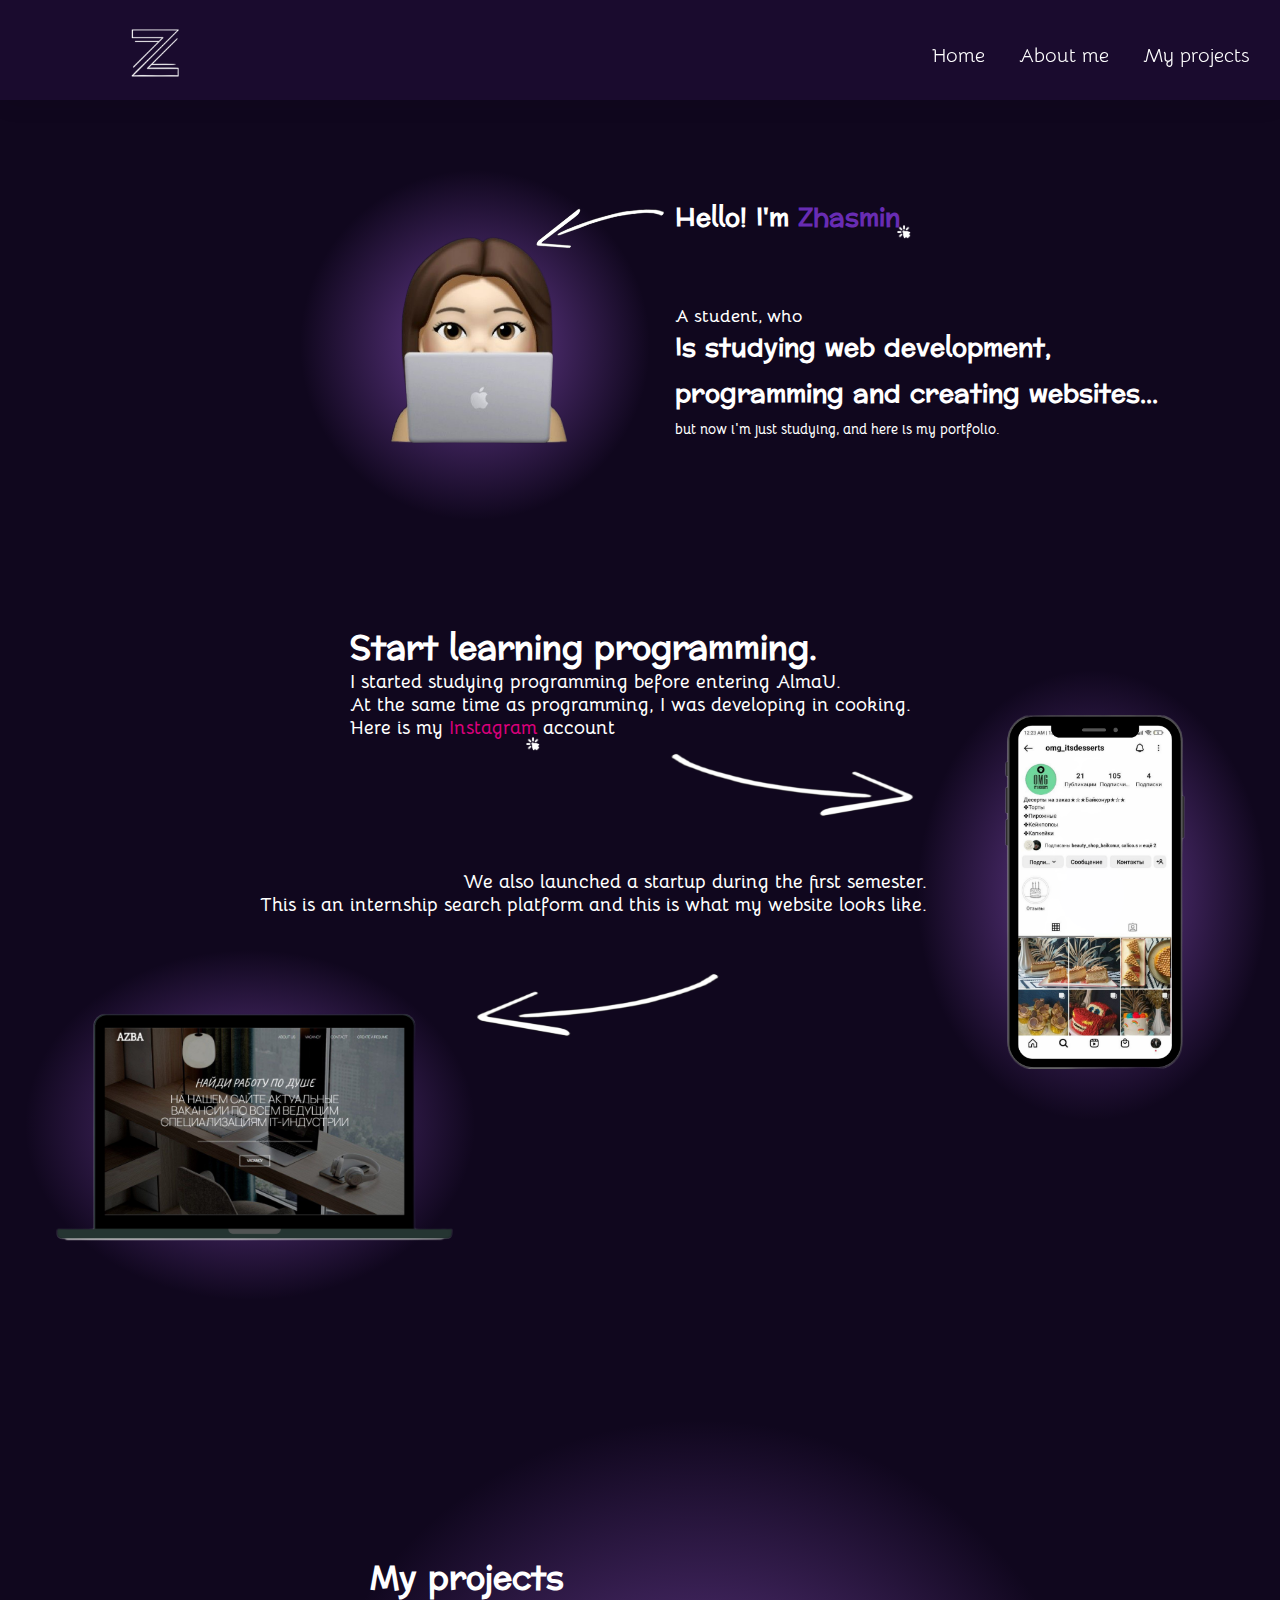
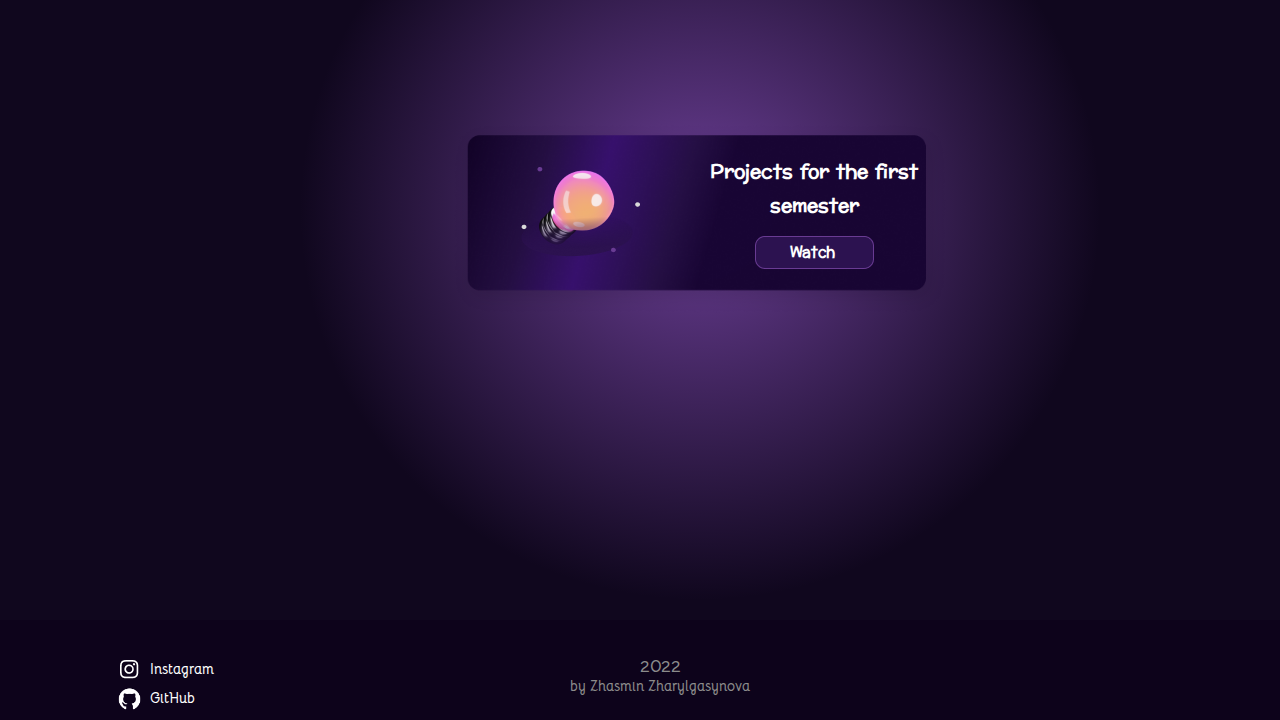
<file: Сессия WEB/index.html>
<!DOCTYPE html>
<html lang="en">
<head>
    <meta charset="UTF-8">
    <meta http-equiv="X-UA-Compatible" content="IE=edge">
    <meta name="viewport" content="width=device-width, initial-scale=1.0">
    <link rel="preconnect" href="https://fonts.googleapis.com">
    <link rel="preconnect" href="https://fonts.gstatic.com" crossorigin>
    <link href="https://fonts.googleapis.com/css2?family=Bellota:ital,wght@0,400;0,700;1,300&family=Preahvihear&display=swap" rel="stylesheet">
    <link rel="stylesheet" href="css/style.css">
    <title>Portpholio</title>
    <script type="text/javascript" src="https://ajax.googleapis.com/ajax/libs/jquery/1.10.1/jquery.min.js"></script>

</head>
<body>
    <div id="site">
 
        <script type="text/javascript">
            $(document).ready(function(){
            $("#header").on("click","a", function (event) {
                event.preventDefault();
                var id  = $(this).attr('href'),
                    top = $(id).offset().top;
                $('body,html').animate({scrollTop: top}, 1500);
            });
        });
        </script>

        <div id="header">
            <ul>
                <li><img id="logo" src="image/Logo.png"</li>
                <li id="home"><a href="#Prtfl">Home</a></li>
                <li id="adout1"><a href="#about">About me</a></li>
                <li id="progects"><a href="#project">My projects</a></li>
            </ul>
        </div>

        <div id="Prtfl">
            <div id="gradient" class="gr1"></div>
            <img id="me" src="image/008668f9497a930c366c9a2c1b816991 (1).png" alt="">
            <img id="arrow" src="image/strelka — копия.png" alt="">
            <h2 id="text1" class="title">Hello! I'm <span><a class="i" href="https://instagram.com/____z.h.a.s.i.k?igshid=Yzg5MTU1MDY=" >Zhasmin</a></span></h2>
            <img id="click2" src="image/icons/icon-park-solid_click.png" alt=""> 
            <h3 id="text11" class="std">A student, who</h4>
            <h1 id="text2" class="title"><p>Is studying web development,</p> 
                                    <p>programming and creating websites...</p></h1>
            <h4 id="text111" class="subtitle2">but now i'm just studying, and here is my portfolio.</h4>
        </div>
        <div id="about">
            <h1 id="text3"><p>Start learning programming.</p></h1>
            <h3 id="text4"><p>I started studying programming before entering AlmaU.</p>
                        <p>At the same time as programming, I was developing in cooking.</p>
                        <p>Here is my <a id="inst2" href="https://instagram.com/omg_itsdesserts?igshid=Yzg5MTU1MDY=">Instagram</a> account</p></h3>
                <img id="click" src="image/icons/icon-park-solid_click.png" alt="">       
            <div id="gradient" class="gr2"></div>
            <img id="phone" src="image/phone.png" alt="">
            <img id="arrow2" src="image/strelka.png" alt="">
            <h3 id="text5" ><p align="right">We also launched a startup during the first semester.</p><p align="right"> This is an internship search platform and this is what my website looks like.</p></h3>
            <img id="arrow3" src="image/strelka — копия1.png" alt=""> 
            <div id="gradient" class="gr3"></div>
            <img id="laptop" src="image/laptop.png" alt="">
        </div>

        <div id="project">
                <div id="gradient" class="gr4"></div>
                <h1 id="prj_text">My projects</h1>
                <div id="btn">
                    <img id="btn_wall" src="image/projecct button/Rectangle 983.png">
                    <img id="btn_lamp"  class="anim_btn" src="image/projecct button/Group 1935.png">
                    <h3 id="btn-text">Projects for the first <p align="center">semester</p></h3>
                    <div id="btn_m">
                        <img id="btn_mini" src="image/projecct button/Rectangle 977.png">
                        <h4 class="btn_tt"><a href="index2.html">Watch</a></h4>
                    </div>
                    
                </div>
        </div>
        <div id="end">
            <h5 class="text1"><p>2022</p><p class="by">by Zhasmin Zharylgasynova</p></h5>
            <h5 id="inst-text">Instagram</h5>
            <a href="https://instagram.com/____z.h.a.s.i.k?igshid=Yzg5MTU1MDY="><img id="inst" src="image/icons/Vector.png"></a>

            <h5 id="git_text">GitHub</h5>
            <a href="https://github.com/zhasminkass"><img id="git" src="image/icons/github (1).png"></a>
        </div>
    </div>

</body>
</html>
</file>
<file: Сессия WEB/calculator.html>
<!DOCTYPE html>
<html lang="en">
<head>
    <meta charset="UTF-8">
    <meta http-equiv="X-UA-Compatible" content="IE=edge">
    <meta name="viewport" content="width=device-width, initial-scale=1.0">
    <title>Document</title>
    <link rel="stylesheet" href="calc/main.css">
</head>
<body>
    <div class="wall"></div>
        <div class="n1">
            <input type = number class="n3_1" id="num1" />
        </div>

        <div class="n2" id="operator_btns">
            <p><button class="" id="plus" onclick="op='+'">+</button></p>
            <p><button class="" id="minus" onclick="op='-'">-</button></p>
            <p><button class="" id="times" onclick="op='*'">x</button></p>
            <p><button class="" id="divide" onclick="op='/'">:</button></p>
        </div>

        <div class="n3">
            <input type = number class="n3" id="num2" />
        </div>

        <button class="n2_1" onclick="func()">=</button>

        
            <button class="n5" id="result"></button>
    
        

        
        
        <script src="calc/calc.js"></script>
</body>
</html>
</file>
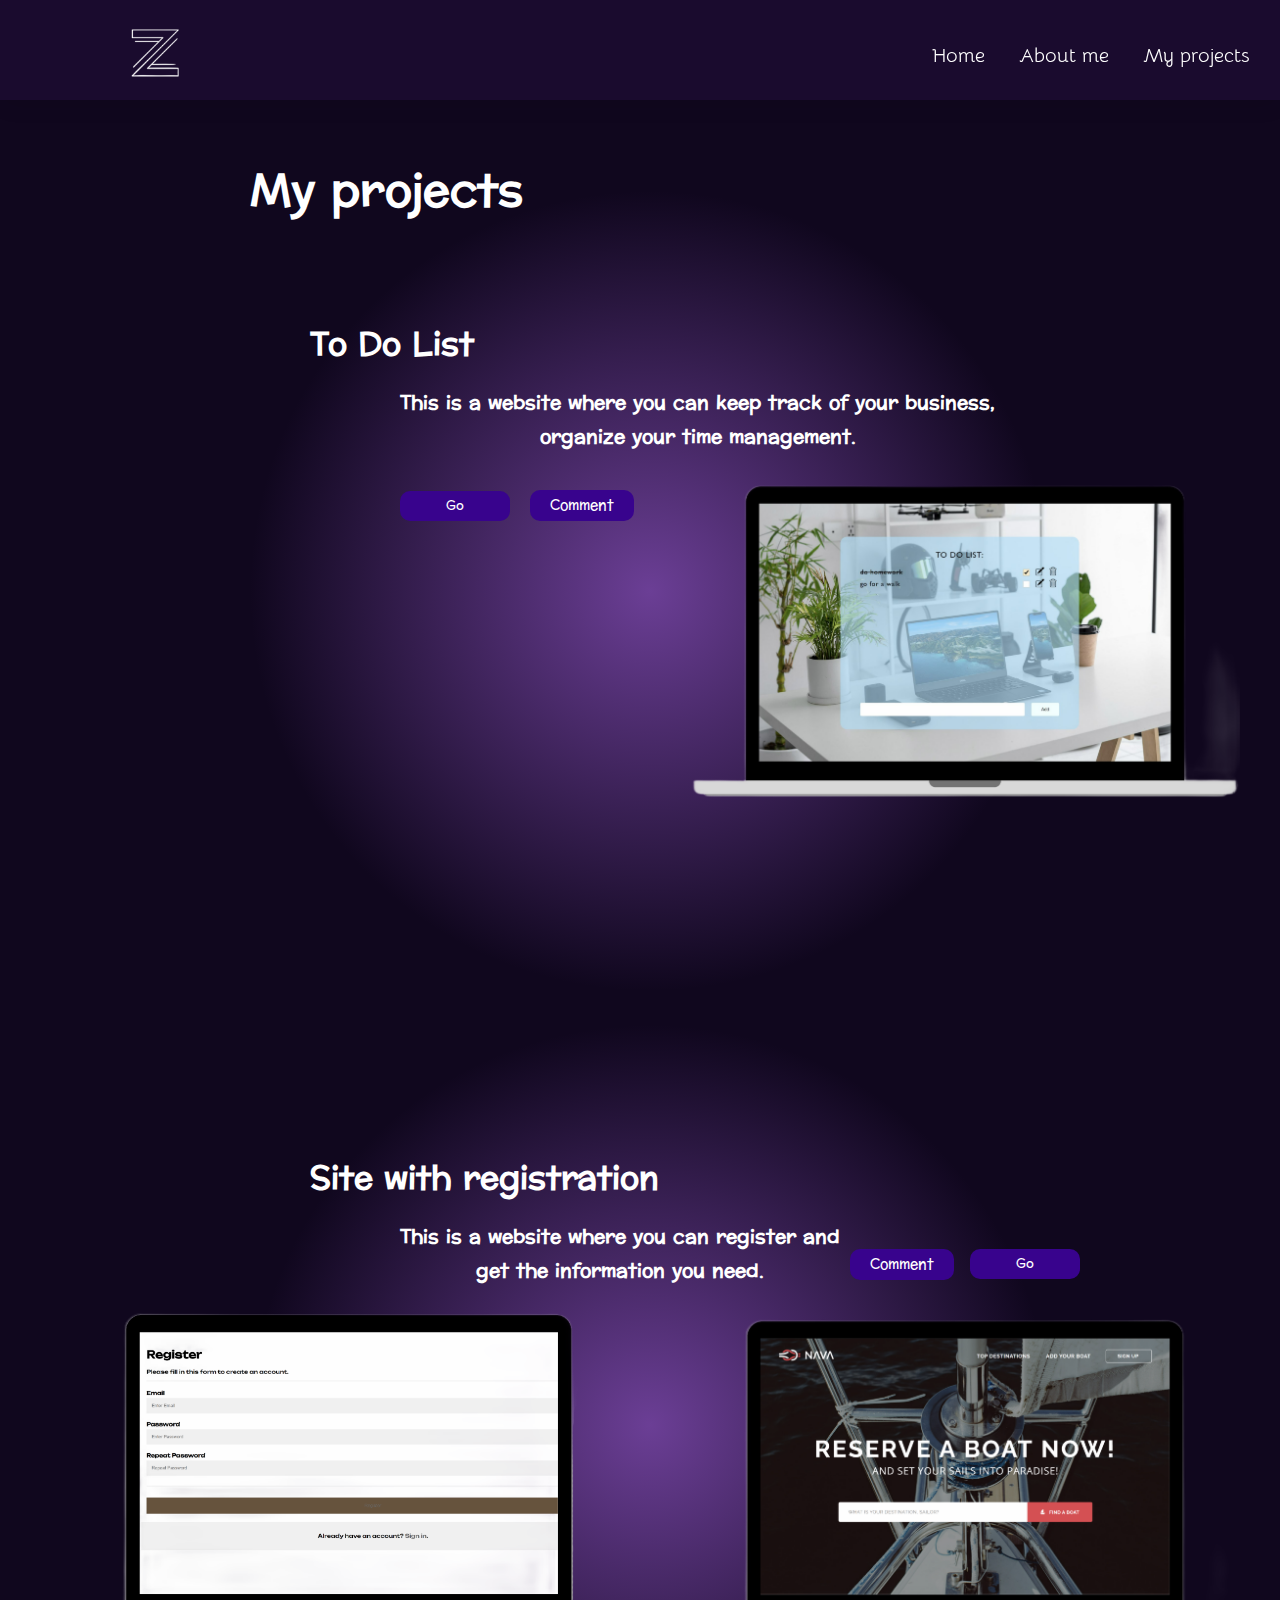
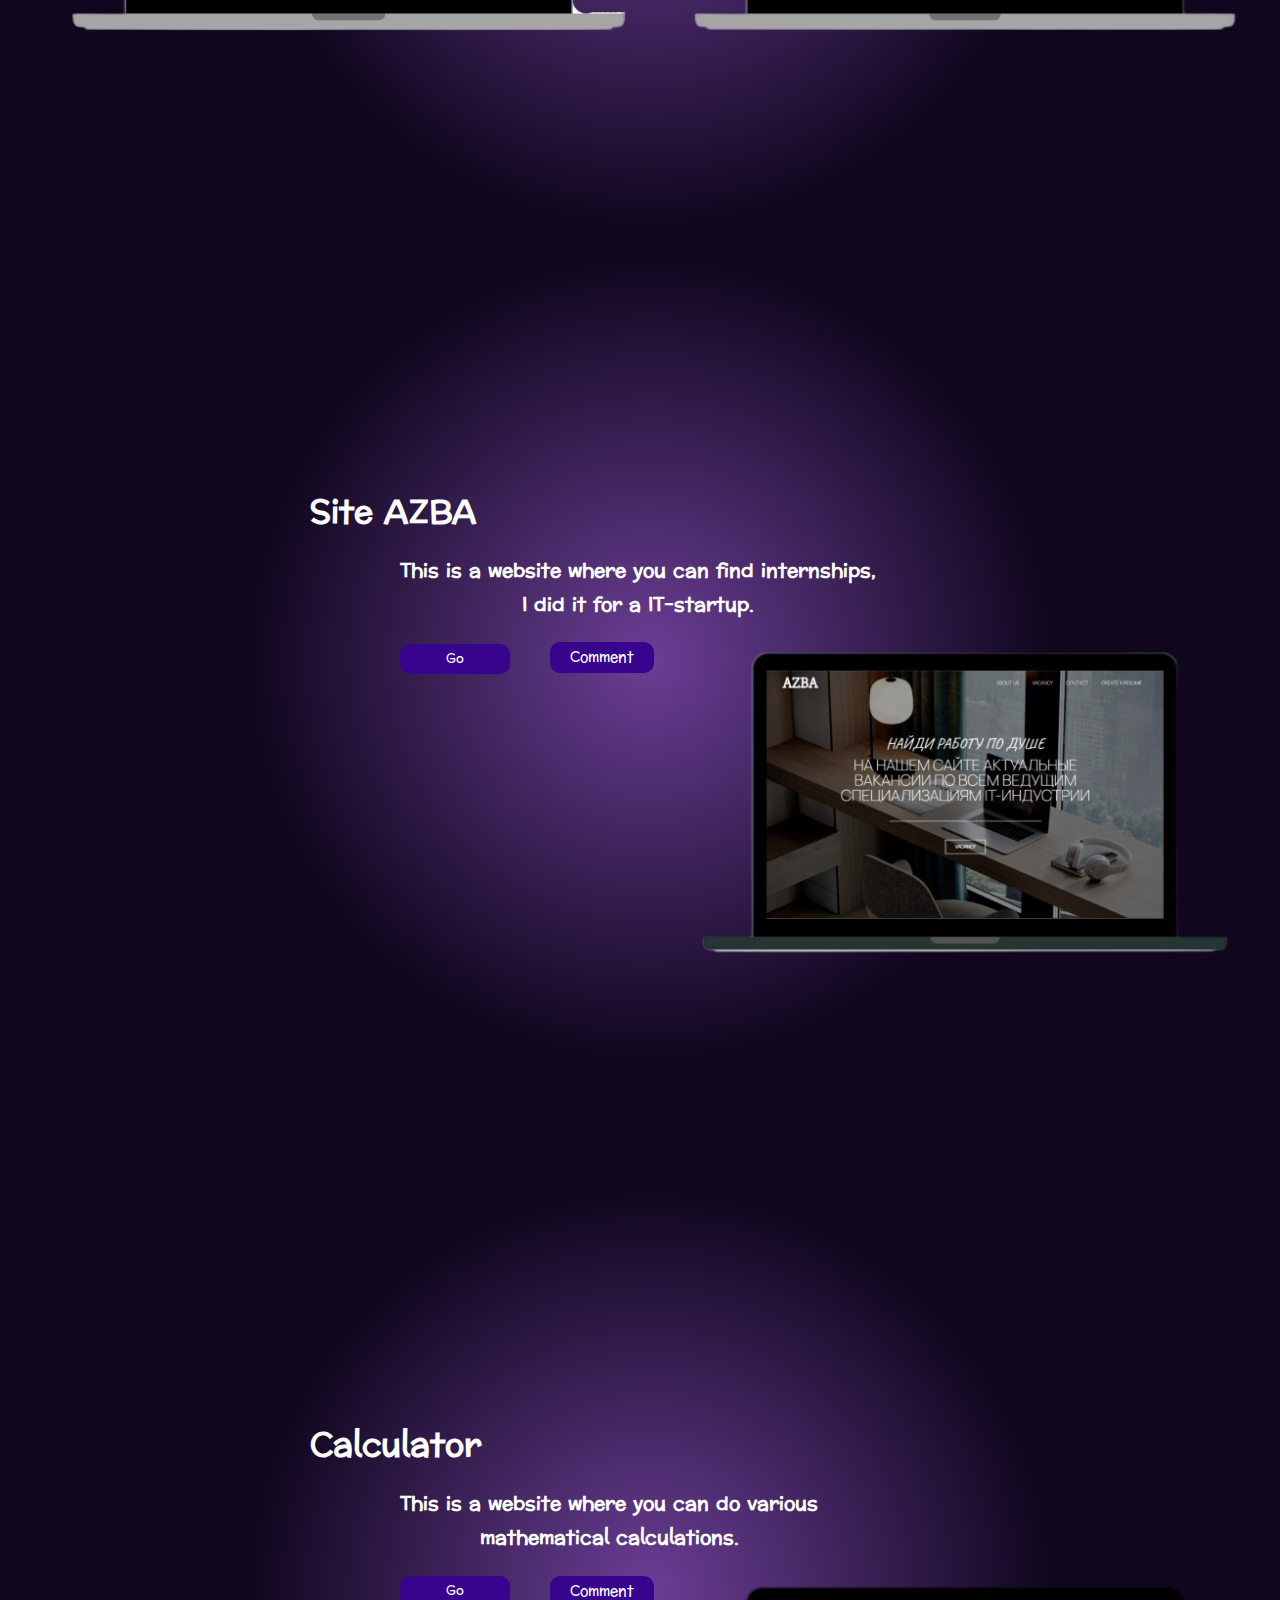
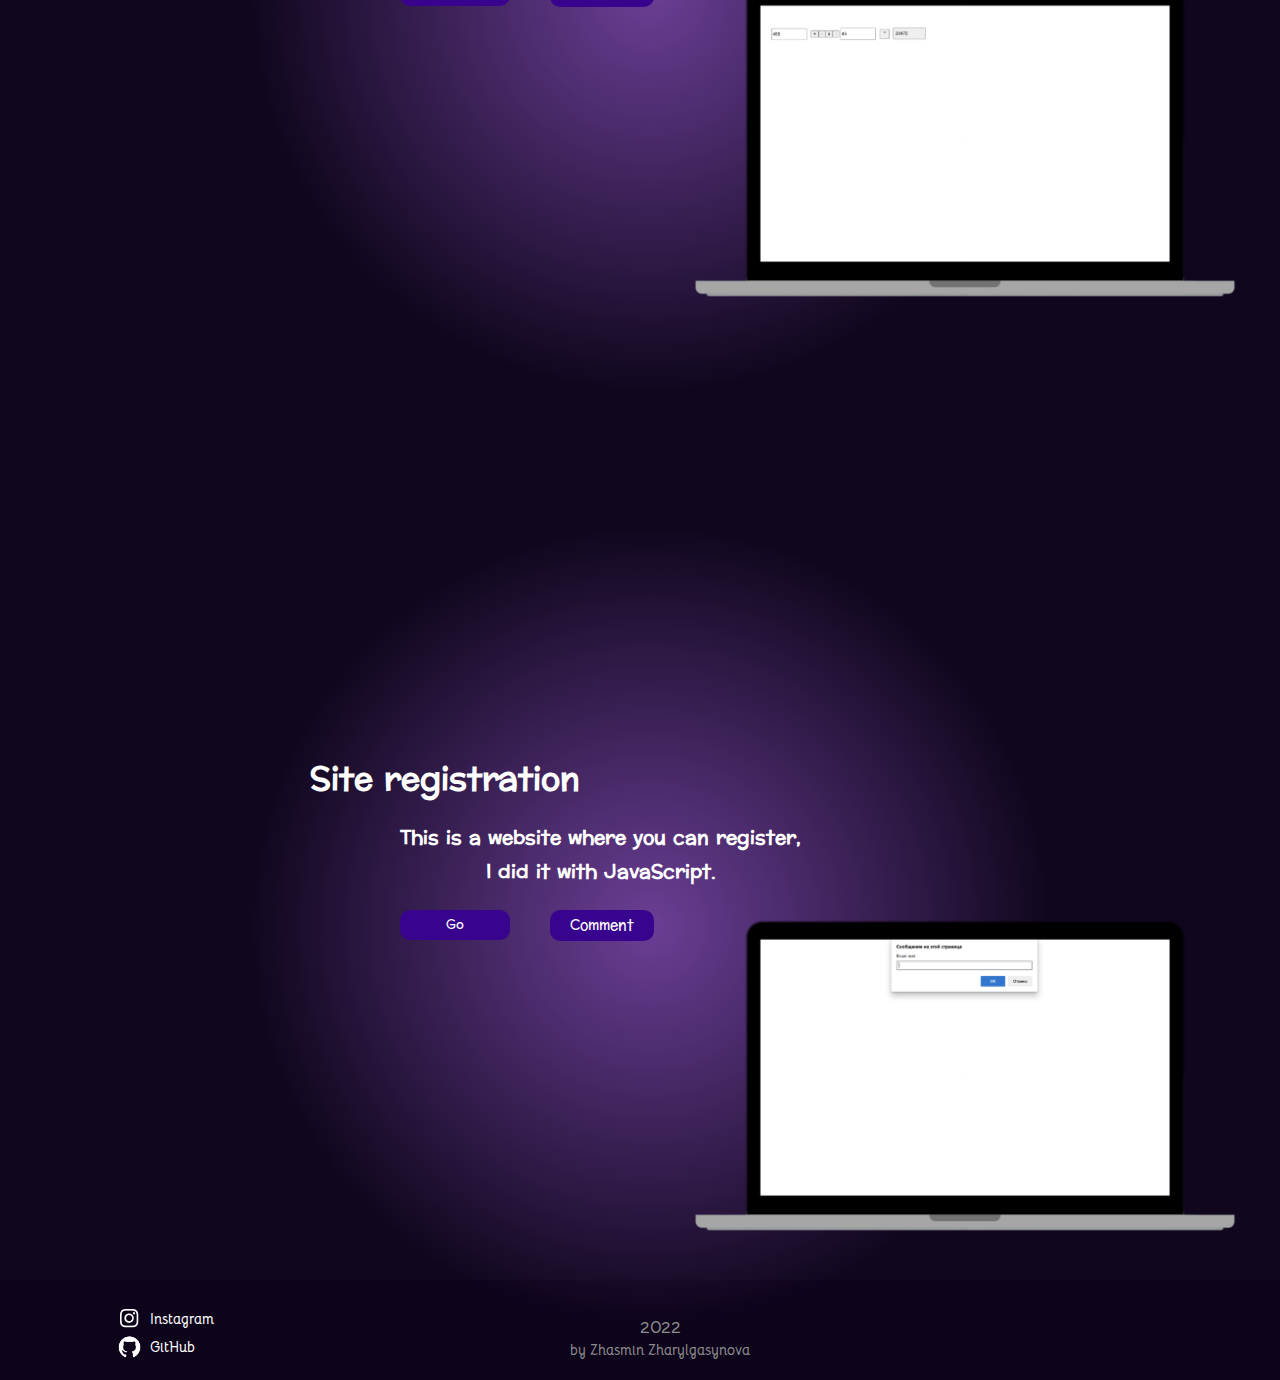
<file: Сессия WEB/index2.html>
<!DOCTYPE html>
<html lang="en">
<head>
    <meta charset="UTF-8">
    <meta http-equiv="X-UA-Compatible" content="IE=edge">
    <meta name="viewport" content="width=device-width, initial-scale=1.0">
    <link rel="preconnect" href="https://fonts.googleapis.com">
    <link rel="preconnect" href="https://fonts.gstatic.com" crossorigin>
    <link href="https://fonts.googleapis.com/css2?family=Bellota:ital,wght@0,400;0,700;1,300&family=Preahvihear&display=swap" rel="stylesheet">
    <link rel="stylesheet" href="css/style2.css">
    <script type="text/javascript" src="https://ajax.googleapis.com/ajax/libs/jquery/1.10.1/jquery.min.js"></script>
    <title>Progect</title>
</head>
<body>
    <div id="site">
        <script type="text/javascript">
            $(document).ready(function(){
            $("#header").on("click","a", function (event) {
                event.preventDefault();
                var id  = $(this).attr('href'),
                    top = $(id).offset().top;
                $('body,html').animate({scrollTop: top}, 1500);
            });
        });
        </script>

        <div id="header">
            <ul>
                <li><img id="logo" src="image/Logo.png"></li>
                <li id="home"><a href="index.html">Home</a></li>
                <li id="adout1"><a href="#about">About me</a></li>
                <li id="progects"><a href="index.html#project">My projects</a></li>
            </ul>
        </div>

        <div id="project">
            <div id="pr">
                <h1 class="title">My projects</h1>
                <div id="gradient" class="gr1"></div>
                <div id="work">
                    <h1 id="w1_1_text">To Do List</h1>
                    <h3 id="w1_2_text"><p>This is a website where you can keep track of your business,</p><p align="center">organize your time management.</p></h3>
                    <div id="w1">
                        <img id="w1_1" src="image/projects/lap.png">
                    </div>
                    <div>
                        <button class="btn_tt12"><a href="list.html">Go</a></button>
                    </div>                
                        <button class="btn_tt11" onclick="document.getElementById('id01').style.display='block'" style="width:auto;">Comment</button>

                        <div id="id01" class="modal">
                        
                        <form class="modal-content animate" action="">
                            <div class="imgcontainer">
                            <span onclick="document.getElementById('id01').style.display='none'" class="close" title="Close Modal">×</span>
                            
                            </div>

                            <div class="container">
                            <label for="uname"><b>User name</b></label>
                            <input type="text" placeholder="Enter your nickname" name="uname" required>

                            <label for="psw"><b>Comments</b></label>
                            <input type="text" placeholder="Enter the text" name="psw" required>
                                
                            <button type="submit">Send</button>
                            
                            </div>

                            <div class="container" style="background-color:rgb(56 3 141 / 34%)">
                            <button type="button" onclick="document.getElementById('id01').style.display='none'" class="cancelbtn">Cancel</button>
                            
                            </div>
                        </form>
                        </div>

                        <script>

                        var modal = document.getElementById('id01');


                        window.onclick = function(event) {
                            if (event.target == modal) {
                                modal.style.display = "none";
                            }
                        }
                        </script>


                </div>
            </div>
            <div id="pr2">
                <div id="gradient" class="gr1"></div>
                <div id="work">
                    <h1 id="w1_1_text">Site with registration</h1>
                    <h3 id="w1_2_text"><p>This is a website where you can register and</p><p align="center">get the information you need.</p></h3>
                    <div id="w1">
                        <img id="w1_1" src="image/projects/lap site.png">
                        <img  class="ww1" src="image/projects/lap reg (1).png"
                    </div>
                    <div>
                        <button class="btn_tt13"><a href="site.html">Go</a></button>
                        <button class="btn_tt113" onclick="document.getElementById('id01').style.display='block'" style="width:auto;">Comment</button>
                    </div>
                    <div id="comment">

                    </div>
                </div>
            </div>

            <div id="pr2">
                <div id="gradient" class="gr11"></div>
                <div id="work">
                    <h1 id="w1_1_text">Site AZBA</h1>
                    <h3 id="w1_2_text"><p>This is a website where you can find internships, </p><p align="center"> I did it for a IT-startup.</p></h3>
                    <div id="w1">
                        <img id="w1_1" src="image/laptop.png">
                    </div>
                    <div>
                        <button class="btn_tt14"><a href="#">Go</a></button>
                        <button class="btn_tt114" onclick="document.getElementById('id01').style.display='block'" style="width:auto;">Comment</button>
                    </div>

                        
                    </div>
                </div>
            </div> 
            <div id="pr2">
                <div id="gradient" class="gr11"></div>
                <div id="work">
                    <h1 id="w1_1_text">Calculator</h1>
                    <h3 id="w1_2_text"><p>This is a website where you can do various </p><p align="center">mathematical calculations.</p></h3>
                    <div id="w1">
                        <img id="w1_1" src="image/projects/calcu-transformed.png">
                    </div>
                    <div>
                        <button class="btn_tt15"><a href="calculator.html">Go</a></button>
                        <button class="btn_tt115" onclick="document.getElementById('id01').style.display='block'" style="width:auto;">Comment</button>
                    </div>

                        
                    </div>
                </div>
            </div>  
            <div id="pr2">
                <div id="gradient" class="gr11"></div>
                <div id="work">
                    <h1 id="w1_1_text">Site registration</h1>
                    <h3 id="w1_2_text"><p>This is a website where you can register, </p><p align="center"> I did it with JavaScript.</p></h3>
                    <div id="w1">
                        <img id="w1_1" src="image/projects/notif-transformed.png">
                    </div>
                    <div>
                        <button class="btn_tt16"><a href="indexnotific.html">Go</a></button>
                        <button class="btn_tt116" onclick="document.getElementById('id01').style.display='block'" style="width:auto;">Comment</button>
                    </div>                     
                    </div>
                </div>
            </div>                       
        </div>
        
        
        <div id="end">
            <h5 class="text1"><p>2022</p><p class="by">by Zhasmin Zharylgasynova</p></h5>
            <h5 id="inst-text">Instagram</h5>
            <a href="https://instagram.com/____z.h.a.s.i.k?igshid=Yzg5MTU1MDY="><img id="inst" src="image/icons/Vector.png"></a>

            <h5 id="git_text">GitHub</h5>
            <a href="https://github.com/zhasminkass"><img id="git" src="image/icons/github (1).png"></a>
        </div>
    </div>
</body>
</html>
</file>
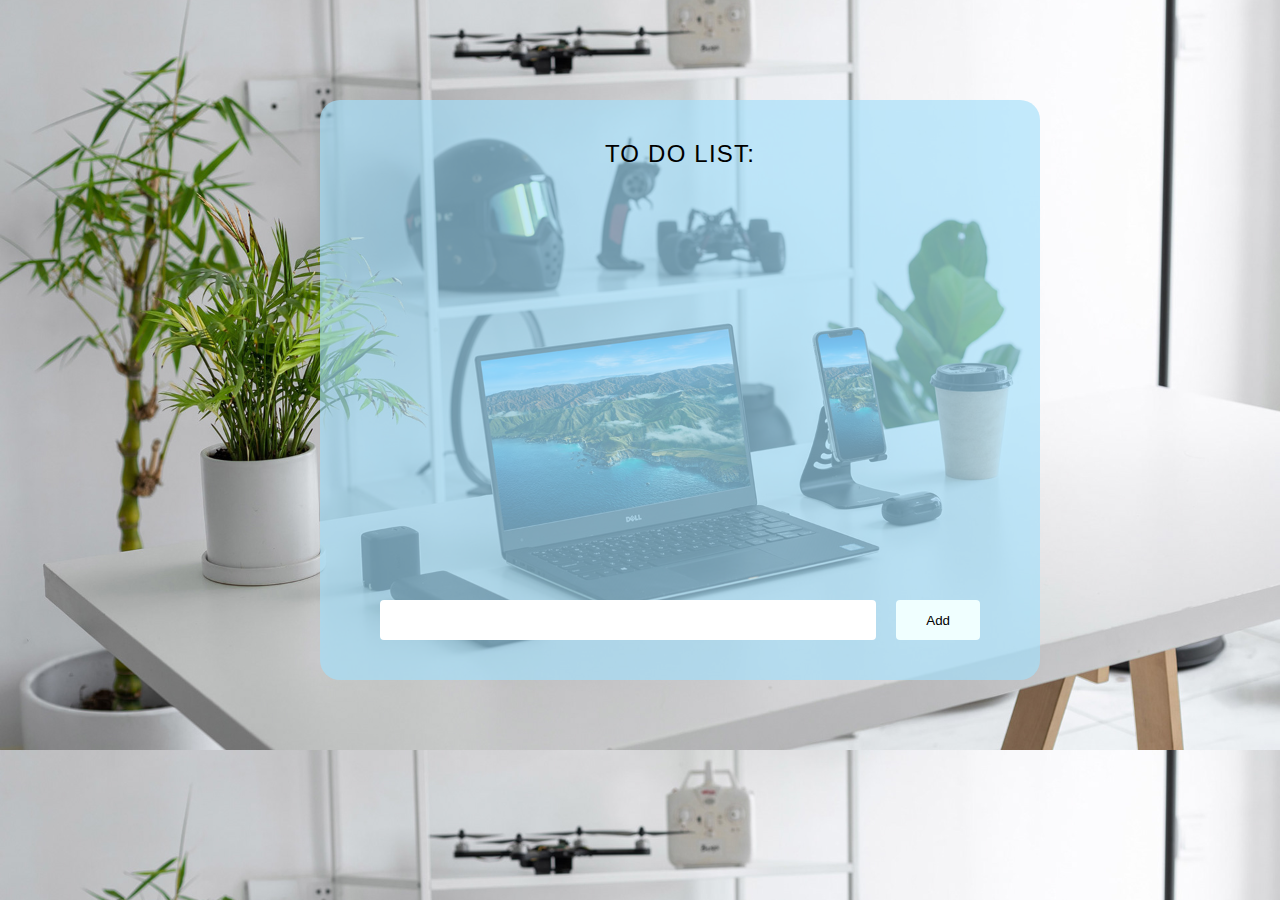
<file: Сессия WEB/list.html>
<!DOCTYPE html>
<html lang="en">
<head>
    <meta charset="UTF-8">
    <meta http-equiv="X-UA-Compatible" content="IE=edge">
    <meta name="viewport" content="width=device-width, initial-scale=1.0">
    <title>TodoList</title>
    <link rel="stylesheet" href="todolist/list.css">
</head>
<body>
    <div class="container">
        <div id="list" class="list">
            <div class="title">To do list:</div>
        </div>
        <div class="btns">
            <input id="input" class="new_task" type="text">
            <button id="addBtn">Add</button>
        </div>
    </div>
    <script src="todolist/list.js"></script>
</body>
</html>
</file>
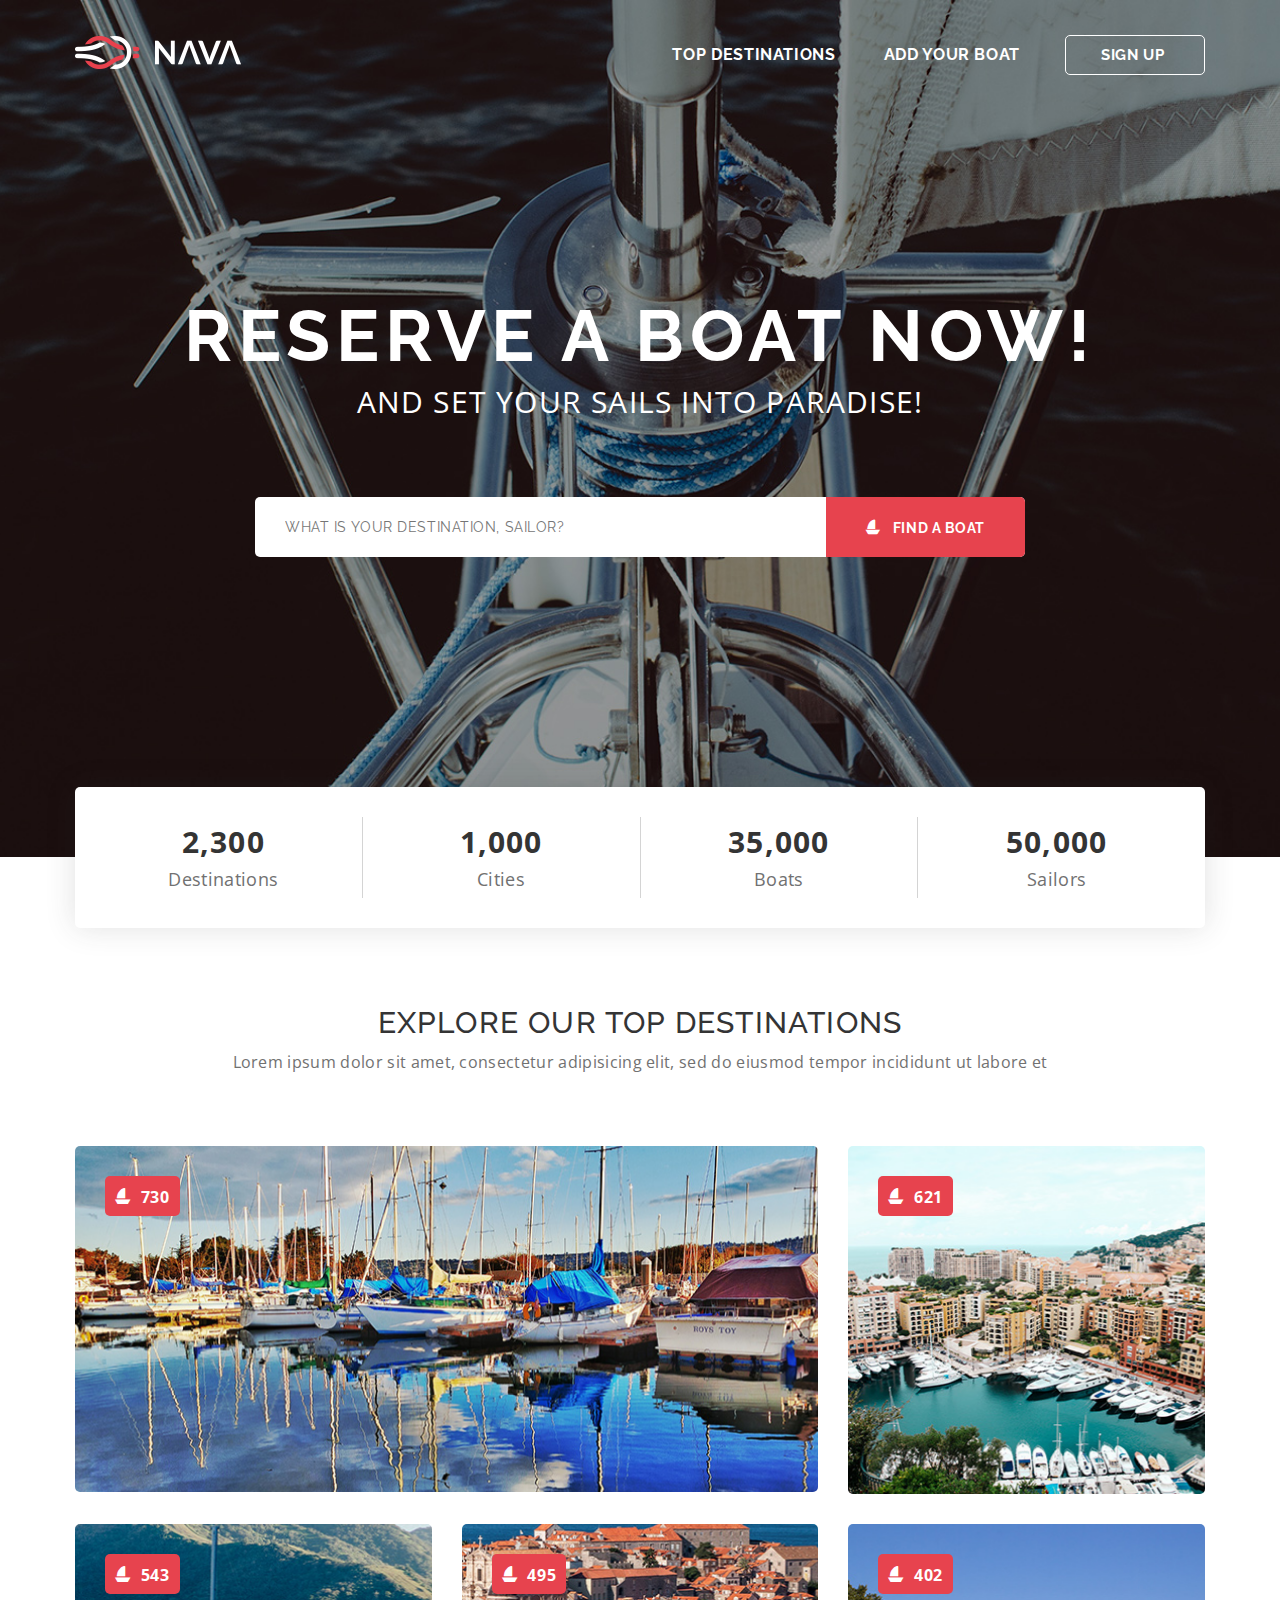
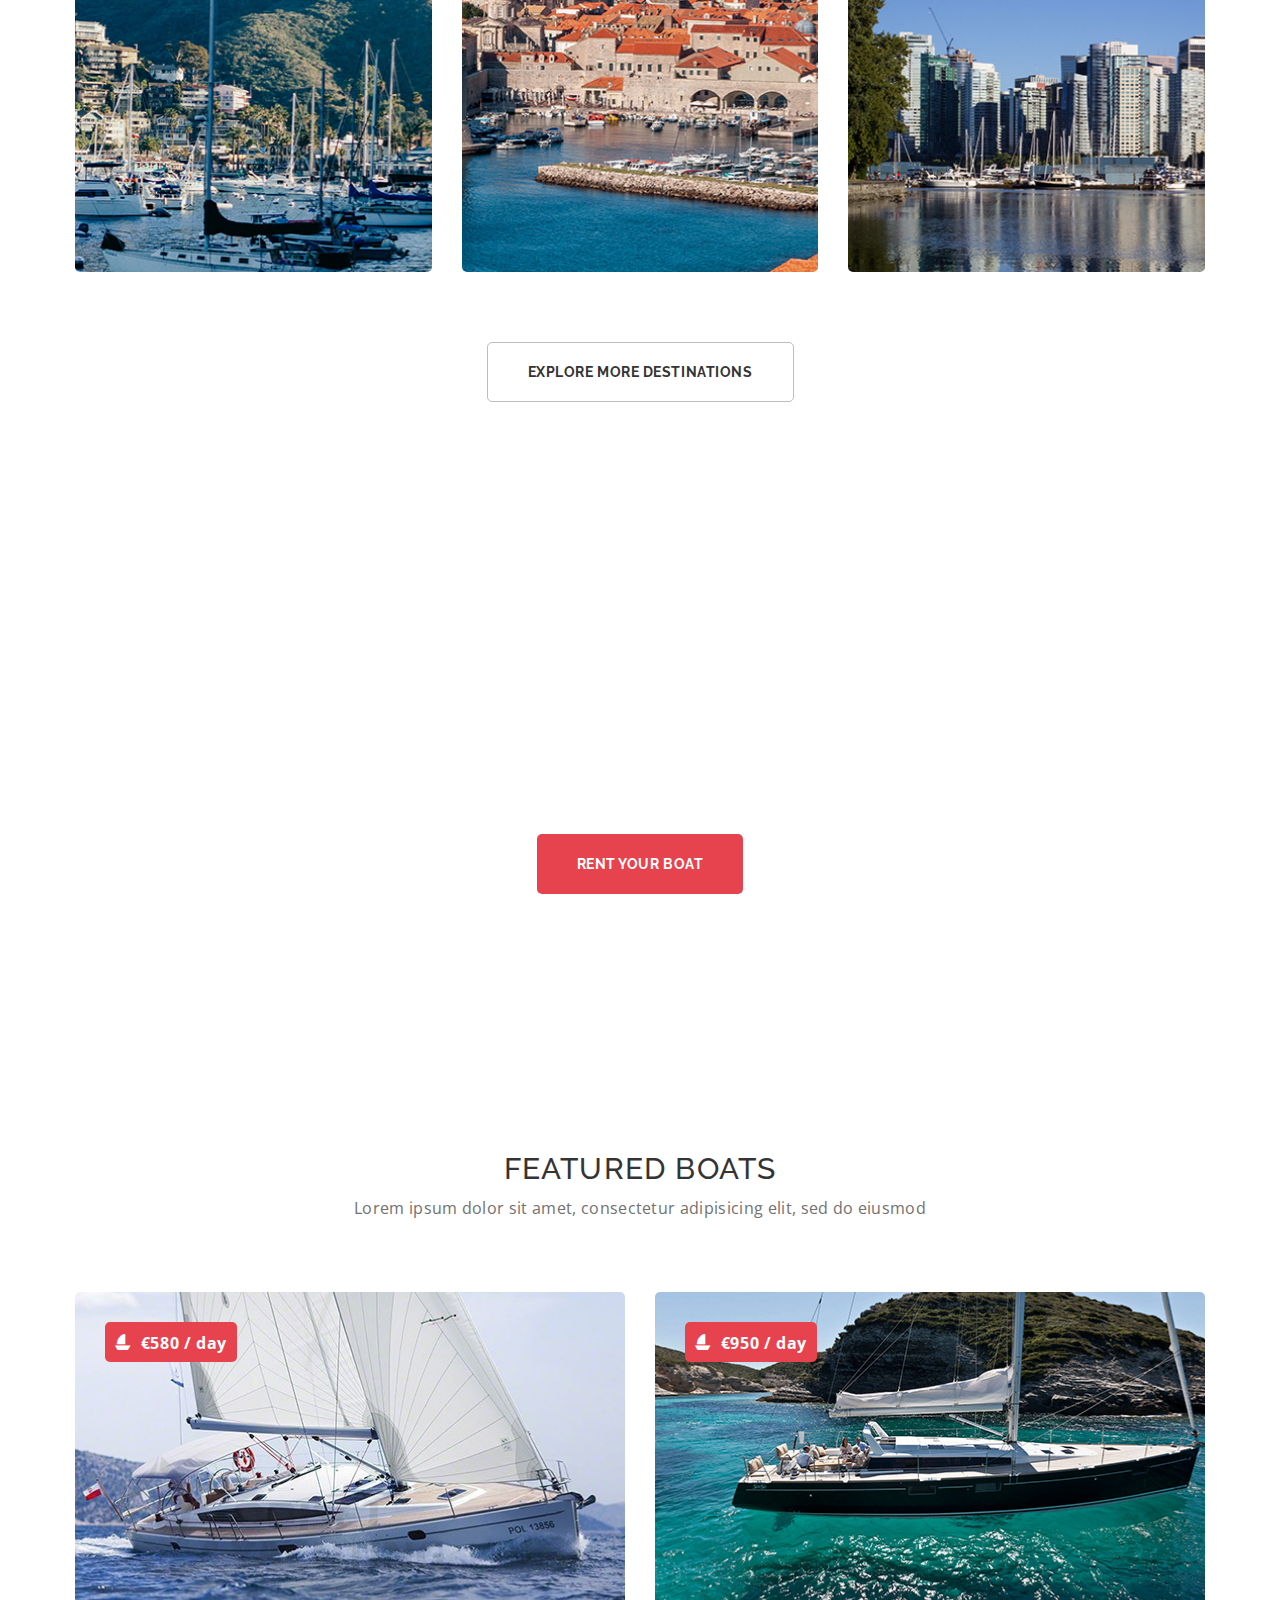
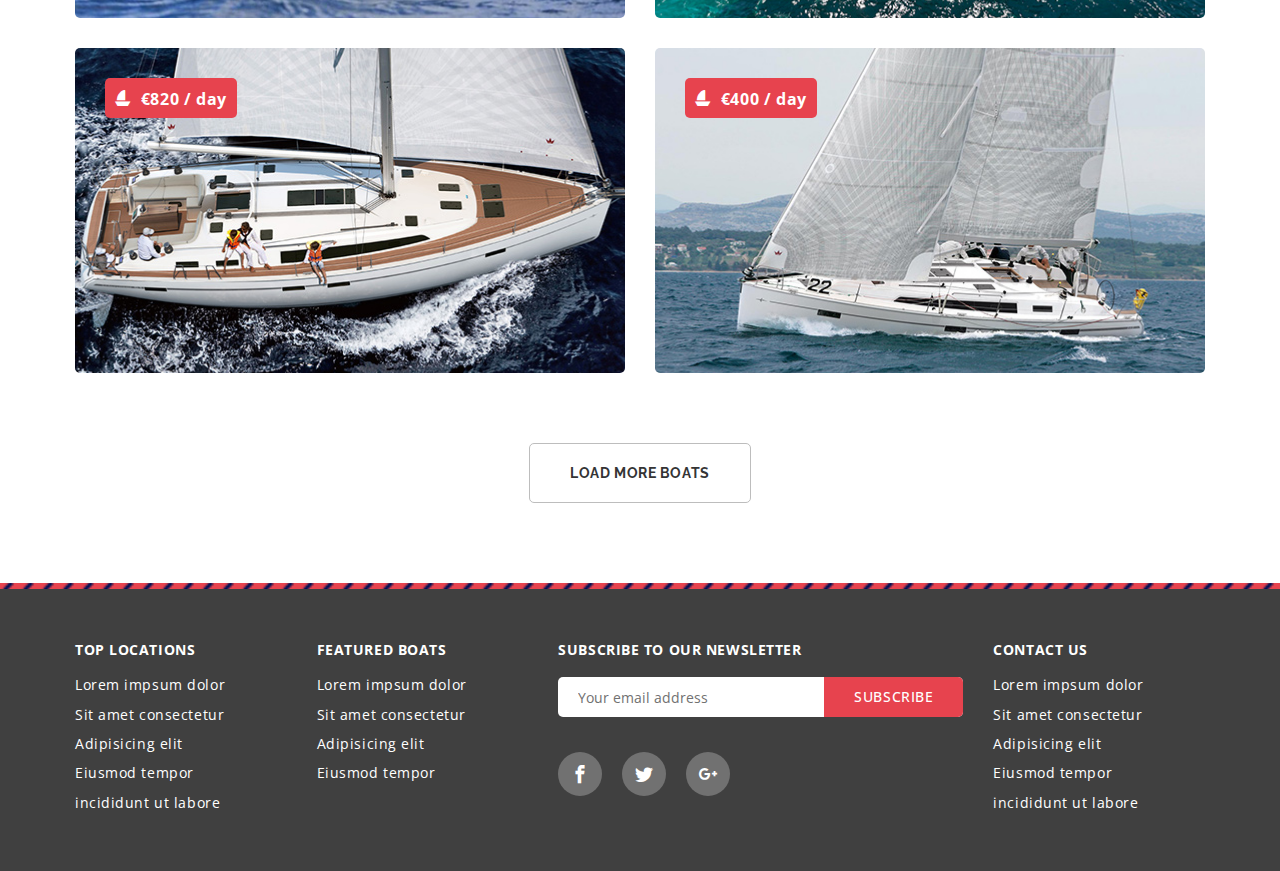
<file: Сессия WEB/site.html>
<!DOCTYPE html>
<html>
   <head>
      <title>Nava</title>
      <meta charset="utf-8">
      <meta name="description" content="Traveling HTML5 Template" />
      <meta name="author" content="Design Hooks" />
      <meta name="viewport" content="width=device-width, initial-scale=1, maximum-scale=1" />
      <link href="https://fonts.googleapis.com/css?family=Open+Sans:400,700|Raleway:400,700" rel="stylesheet" />
      <link href="img/favicon.png" type="image/x-icon" rel="shortcut icon" />
      <link href="site/css/screen.css" rel="stylesheet" >
   </head>
   <body class="home" id="page">
      <!-- Header -->
      <header class="main-header">
         <div class="container">
            <div class="header-content">
               <a href="index.html">
                  <img src="site/img/site-identity.png" alt="site identity" />
               </a>

               <nav class="site-nav">
                  <ul class="clean-list site-links">
                     <li>
                        <a href="#">Top Destinations</a>
                     </li>
                     <li>
                        <a href="#">Add your boat</a>
                     </li>
                  </ul>

                  <a href="#" class="btn btn-outlined">Sign up</a>
               </nav>
            </div>
         </div>
      </header>

      <!-- Main Content -->
      <div class="content-box">
         <!-- Hero Section -->
         <section class="section section-hero">
            <div class="hero-box">
               <div class="container">
                  <div class="hero-text align-center">
                     <h1>Reserve a boat now!</h1>
                     <p>and set your sails into paradise!</p>
                  </div>

                  <form class="destinations-form">
                     <div class="input-line">
                        <input type="text" name="destination" value="" class="form-input check-value" placeholder="WHAT IS YOUR DESTINATION, SAILOR?" />
                        <button type="button" name="destination-submit" class="form-submit btn btn-special">Find a boat</button>
                     </div>
                  </form>
               </div>
            </div>

            <!-- Statistics Box -->
            <div class="container">
               <div class="statistics-box">
                  <div class="statistics-item">
                     <span class="value">2,300</span>
                     <p class="title">Destinations</p>
                  </div>

                  <div class="statistics-item">
                     <span class="value">1,000</span>
                     <p class="title">Cities</p>
                  </div>

                  <div class="statistics-item">
                     <span class="value">35,000</span>
                     <p class="title">Boats</p>
                  </div>

                  <div class="statistics-item">
                     <span class="value">50,000</span>
                     <p class="title">Sailors</p>
                  </div>
               </div>
            </div>
         </section>

         <!-- Destinations Section -->
         <section class="section section-destination">
            <!-- Title -->
            <div class="section-title">
               <div class="container">
                  <h2 class="title">Explore our top destinations</h2>
                  <p class="sub-title">Lorem ipsum dolor sit amet, consectetur adipisicing elit, sed do eiusmod tempor incididunt ut labore et</p>
               </div>
            </div>

            <!-- Content -->
            <div class="container">
               <div class="row">
                  <div class="col-md-16 col-xs-24">
                     <div class="destination-box">
                        <div class="box-cover">
                           <a href="#">
                              <img src="site/img/destination-1.jpg" alt="destination image" />
                           </a>
                        </div>

                        <span class="boats-qty">730</span>

                        <div class="box-details">
                           <div class="box-meta">
                              <h4 class="city">Figueira da Fox</h4>
                              <p class="country">Portugal</p>
                           </div>
                        </div>
                     </div>
                  </div>

                  <div class="col-md-8 col-sm-12 col-xs-24">
                     <div class="destination-box">
                        <div class="box-cover">
                           <a href="#">
                              <img src="site/img/destination-2.jpg" alt="destination image" />
                           </a>
                        </div>

                        <span class="boats-qty">621</span>

                        <div class="box-details">
                           <div class="box-meta">
                              <h4 class="city">Ibiza</h4>
                              <p class="country">Spain</p>
                           </div>
                        </div>
                     </div>
                  </div>

                  <div class="col-md-8 col-sm-12 col-xs-24">
                     <div class="destination-box">
                        <div class="box-cover">
                           <a href="#">
                              <img src="site/img/destination-3.jpg" alt="destination image" />
                           </a>
                        </div>

                        <span class="boats-qty">543</span>

                        <div class="box-details">
                           <div class="box-meta">
                              <h4 class="city">Palma de Mallorca</h4>
                              <p class="country">Spain</p>
                           </div>
                        </div>
                     </div>
                  </div>

                  <div class="col-md-8 col-sm-12 col-xs-24">
                     <div class="destination-box">
                        <div class="box-cover">
                           <a href="#">
                              <img src="site/img/destination-4.jpg" alt="destination image" />
                           </a>
                        </div>

                        <span class="boats-qty">495</span>

                        <div class="box-details">
                           <div class="box-meta">
                              <h4 class="city">Portofino</h4>
                              <p class="country">Italy</p>
                           </div>
                        </div>
                     </div>
                  </div>

                  <div class="col-md-8 col-sm-12 col-xs-24">
                     <div class="destination-box">
                        <div class="box-cover">
                           <a href="#">
                              <img src="site/img/destination-5.jpg" alt="destination image" />
                           </a>
                        </div>

                        <span class="boats-qty">402</span>

                        <div class="box-details">
                           <div class="box-meta">
                              <h4 class="city">Port Hercules</h4>
                              <p class="country">Monaco</p>
                           </div>
                        </div>
                     </div>
                  </div>

                  <div class="load-destinations-box">
                     <div class="col-md-8 col-sm-12 col-xs-24">
                        <div class="destination-box">
                           <div class="box-cover">
                              <a href="#">
                                 <img src="site/img/destination-4.jpg" alt="destination image" />
                              </a>
                           </div>

                           <span class="boats-qty">495</span>

                           <div class="box-details">
                              <div class="box-meta">
                                 <h4 class="city">Portofino</h4>
                                 <p class="country">Italy</p>
                              </div>
                           </div>
                        </div>
                     </div>

                     <div class="col-md-8 col-sm-12 col-xs-24">
                        <div class="destination-box">
                           <div class="box-cover">
                              <a href="#">
                                 <img src="site/img/destination-5.jpg" alt="destination image" />
                              </a>
                           </div>

                           <span class="boats-qty">402</span>

                           <div class="box-details">
                              <div class="box-meta">
                                 <h4 class="city">Port Hercules</h4>
                                 <p class="country">Monaco</p>
                              </div>
                           </div>
                        </div>
                     </div>

                     <div class="col-md-8 col-sm-12 col-xs-24">
                        <div class="destination-box">
                           <div class="box-cover">
                              <a href="#">
                                 <img src="site/img/destination-3.jpg" alt="destination image" />
                              </a>
                           </div>

                           <span class="boats-qty">543</span>

                           <div class="box-details">
                              <div class="box-meta">
                                 <h4 class="city">Palma de Mallorca</h4>
                                 <p class="country">Spain</p>
                              </div>
                           </div>
                        </div>
                     </div>
                  </div>
               </div>

               <div class="align-center">
                  <a href="#" class="btn btn-default btn-load-destination"><span class="text">Explore more destinations</span><i class="icon-spinner6"></i></a>
               </div>
            </div>
         </section>

         <!-- Parallax Box -->
         <div class="parallax-box">
            <div class="container">
               <div class="text align-center">
                  <h1>Have your own boat?</h1>
                  <p>navigare necesse est, vivere non est necesse</p>

                  <a href="#" class="btn btn-special no-icon size-2x">Rent your boat</a>
               </div>
            </div>
         </div>

         <!-- Boats Section -->
         <section class="section section-boats">
            <!-- Title -->
            <div class="section-title">
               <div class="container">
                  <h2 class="title">Featured boats</h2>
                  <p class="sub-title">Lorem ipsum dolor sit amet, consectetur adipisicing elit, sed do eiusmod</p>
               </div>
            </div>

            <!-- Content -->
            <div class="container">
               <div class="row">
                  <div class="col-sm-12 col-xs-24">
                     <div class="boat-box">
                        <div class="box-cover">
                           <img src="site/img/boat-1.jpg" alt="destination image" />
                        </div>

                        <span class="boat-price">€580 / day</span>

                        <div class="box-details">
                           <div class="box-meta">
                              <h4 class="boat-name">Delphia 47</h4>
                              <ul class="clean-list boat-meta">
                                 <li class="location">Gdansk, Poland</li>
                                 <li class="berths">8 Berths</li>
                              </ul>
                           </div>
                        </div>
                     </div>
                  </div>

                  <div class="col-sm-12 col-xs-24">
                     <div class="boat-box">
                        <div class="box-cover">
                           <img src="site/img/boat-2.jpg" alt="destination image" />
                        </div>

                        <span class="boat-price">€950 / day</span>

                        <div class="box-details">
                           <div class="box-meta">
                              <h4 class="boat-name">Sense 55</h4>
                              <ul class="clean-list boat-meta">
                                 <li class="location">Portofino, Itali</li>
                                 <li class="berths">12 Berths</li>
                              </ul>
                           </div>
                        </div>
                     </div>
                  </div>

                  <div class="col-sm-12 col-xs-24">
                     <div class="boat-box">
                        <div class="box-cover">
                           <img src="site/img/boat-3.jpg" alt="destination image" />
                        </div>

                        <span class="boat-price">€820 / day</span>

                        <div class="box-details">
                           <div class="box-meta">
                              <h4 class="boat-name">Cruiser 51</h4>
                              <ul class="clean-list boat-meta">
                                 <li class="location">Palma de Mallorca, Spain</li>
                                 <li class="berths">10 Berths</li>
                              </ul>
                           </div>
                        </div>
                     </div>
                  </div>

                  <div class="col-sm-12 col-xs-24">
                     <div class="boat-box">
                        <div class="box-cover">
                           <img src="site/img/boat-4.jpg" alt="destination image" />
                        </div>

                        <span class="boat-price">€400 / day</span>

                        <div class="box-details">
                           <div class="box-meta">
                              <h4 class="boat-name">Cruiser 41S</h4>
                              <ul class="clean-list boat-meta">
                                 <li class="location">Lisbon, Portugal</li>
                                 <li class="berths">8 Berths</li>
                              </ul>
                           </div>
                        </div>
                     </div>
                  </div>

                  <div class="load-boats-box">
                     <div class="col-sm-12 col-xs-24">
                        <div class="boat-box">
                           <div class="box-cover">
                              <img src="site/img/boat-2.jpg" alt="destination image" />
                           </div>

                           <span class="boat-price">€950 / day</span>

                           <div class="box-details">
                              <div class="box-meta">
                                 <h4 class="boat-name">Sense 55</h4>
                                 <ul class="clean-list boat-meta">
                                    <li class="location">Portofino, Itali</li>
                                    <li class="berths">12 Berths</li>
                                 </ul>
                              </div>
                           </div>
                        </div>
                     </div>

                     <div class="col-sm-12 col-xs-24">
                        <div class="boat-box">
                           <div class="box-cover">
                              <img src="site/img/boat-1.jpg" alt="destination image" />
                           </div>

                           <span class="boat-price">€580 / day</span>

                           <div class="box-details">
                              <div class="box-meta">
                                 <h4 class="boat-name">Delphia 47</h4>
                                 <ul class="clean-list boat-meta">
                                    <li class="location">Gdansk, Poland</li>
                                    <li class="berths">8 Berths</li>
                                 </ul>
                              </div>
                           </div>
                        </div>
                     </div>
                  </div>
               </div>

               <div class="align-center">
                  <a href="#" class="btn btn-default btn-load-boats"><span class="text">Load more boats</span><i class="icon-spinner6"></i></a>
               </div>
            </div>
         </section>
      </div>

      <!-- Footer -->
      <footer class="main-footer">
         <div class="container">
            <div class="row">
               <div class="col-md-5">
                  <div class="widget widget_links">
                     <h5 class="widget-title">Top Locations</h5>
                     <ul>
                        <li><a href="#">Lorem impsum dolor</a></li>
                        <li><a href="#">Sit amet consectetur</a></li>
                        <li><a href="#">Adipisicing elit</a></li>
                        <li><a href="#">Eiusmod tempor</a></li>
                        <li><a href="#">incididunt ut labore</a></li>
                     </ul>
                  </div>
               </div>

               <div class="col-md-5">
                  <div class="widget widget_links">
                     <h5 class="widget-title">Featured Boats</h5>
                     <ul>
                        <li><a href="#">Lorem impsum dolor</a></li>
                        <li><a href="#">Sit amet consectetur</a></li>
                        <li><a href="#">Adipisicing elit</a></li>
                        <li><a href="#">Eiusmod tempor</a></li>
                     </ul>
                  </div>
               </div>

               <div class="col-md-9">
                  <div class="widget widget_social">
                     <h5 class="widget-title">Subscribe to our newsletter</h5>
                     <form class="subscribe-form">
                        <div class="input-line">
                           <input type="text" name="subscribe-email" value="" placeholder="Your email address" />
                        </div>
                        <button type="button" name="subscribe-submit" class="btn btn-special no-icon">Subscribe</button>
                     </form>

                     <ul class="clean-list social-block">
                        <li>
                           <a href="#"><i class="icon-facebook"></i></a>
                        </li>
                        <li>
                           <a href="#"><i class="icon-twitter"></i></a>
                        </li>
                        <li>
                           <a href="#"><i class="icon-google-plus"></i></a>
                        </li>
                     </ul>
                  </div>
               </div>

               <div class="col-md-5">
                  <div class="widget widget_links">
                     <h5 class="widget-title">Contact us</h5>
                     <ul>
                        <li><a href="#">Lorem impsum dolor</a></li>
                        <li><a href="#">Sit amet consectetur</a></li>
                        <li><a href="#">Adipisicing elit</a></li>
                        <li><a href="#">Eiusmod tempor</a></li>
                        <li><a href="#">incididunt ut labore</a></li>
                     </ul>
                  </div>
               </div>
            </div>
         </div>
      </footer>

      <!-- Scripts -->
      <script src="site/js/jquery.js"></script>
      <script src="site/js/functions.js"></script>
      
   </body>
</html>
</file>
<file: Сессия WEB/css/style.css>
.body {
    width: 100%;
    margin: 0;


}

* {
    padding: 0;
    margin: 0;


}

#site{
    position: relative;
    min-height: 100%;
}

#sidebar {


    /* animation */
    -moz-transition: all 650ms; /*firefox */
    -webkit-transition: all 650ms; /*safari*/
    transition: all 650ms;
}

#sidebar.active{
    left: 20px;
}


#header {
    display: block;
    text-align:right;
    position: fixed;
    z-index: 1;
    width: 100%;
    height: 100px;
    right: 0px;
    left: 0px;
    top: 0px;
    margin-right:0%;

    background: #1A0B2E;
    box-shadow: 0px 6px 22px -3px rgba(0, 0, 0, 0.1);
}


#header ul li:first-child {
    text-align: left;
    margin-left: 125px;
    margin-top: 5px;
    width: 150px;
    color: white;
    font-size: 1.95em;
    list-style: none;
    padding: 0px 0px 0px 0px;
    
}

#logo{
    display: grid;
    width: 60px;
    margin-top: 23px;

}

#header ul li:not(:first-child) {
    display: inline-block;
    font-size: 1.1em;
    list-style: none;
    margin: 5px 15px;
}


#header ul li a {
    font-size: 20px;
    position: relative;
    right: 15px;
    bottom: 45px;
    color: white;
    text-decoration: none;
    font-family: 'Bellota', cursive;
}


#header ul li a:hover {color:darkgoldenrod}


/* Portfolio */
#Prtfl {
    display: grid;
    width: 100%;
    height: 520px;
    margin: 0px;
    padding: 0;
    


    background: #10071E;
}

#me {
    position: absolute;
    width: 258px;
    height: 259px;
    left: 350px;
    top: 185px;
}

/* Gradient */

#gradient {


    background: radial-gradient(50% 50% at 50% 50%, #7444a1e8 0%, rgba(50, 15, 133, 0) 100%);
}

.gr1{
    position: absolute;
    width: 350px;
    height: 350px;
    left: 300px;
    top: 170px;
}


/* Arrow */

#arrow {
    
    position: absolute;
    width: 75px;
    height: 81.86px;
    left: 565px;
    top: 180px;

    transform: matrix(2, -1, -0, 1, 0, 0);

}

.title{
    font-size: 25px;
    color: white;
    font-family: 'Preahvihear', sans-serif;
}
#tt2{
    margin-top: 10px;
}

.subtitle{
    font-size: 18px;
    color: white;
    font-family: 'Bellota', cursive;
}

.subtitle2{
    position: absolute;
    margin-top: 420px;
    font-size: 14px;
    color: white;
    font-family: 'Bellota', cursive;
}

#text1 {
    display: inline-block;
    position: absolute;
    top: 195px;
    left: 675px;
    color: white;
    /* font-family: 'Bellota', cursive; */
}

.i{
    color: rgb(104,44,179);
    text-decoration: none;
}

#click2{
    display:grid;
    margin-top: 225px;
    margin-left: 897px;
    width: 14px;

}

#text11{
    display: block;
    margin-left: 675px;
    
}

.std{
    position: absolute;
    top: 305px;
    font-size: 18px;
    color: white;
    font-family: 'Bellota', cursive;

}

#text111{
    display: block;
    margin-left: 675px;
}

#text2{
    position: absolute;
    top: 325px;
    left: 675px;
    color: white;
    font-family: 'Preahvihear', sans-serif;
}

#text3{
    position: absolute;
    /* top: -50px; */
    left: 350px;
    color: white;
    font-family: 'Preahvihear', sans-serif;
}

#text4 {
    position: absolute;
    top: 150px;
    left: 350px;
    color: white;
    font-family: 'Bellota', cursive;
}

#inst2{
    color: rgb(218, 0, 123);
}

#click{
    display: grid;
    margin-top: 117px;
    margin-left: 526px;
    width: 14px;

}

#text5 {
    position: absolute;
    top: 350px;
    left: 260px;
    color: white;
    font-family: 'Bellota', cursive;
}



#about{
    display: block;
    width: 100%;
    height: 900px;
    position: absolute;

    padding-top: 100px;

    background: #10071E;
}


#arrow2{
    position: absolute;
    width: 150px;
    height: 70px;
    left: 710px;
    top: 230px;

    transform: matrix(2, 0, -0.5, 1.5, 0, 0);
}

#arrow3{
    position: absolute;
    width: 150px;
    height: 70px;
    left: 530px;
    top: 450px;

    transform: matrix(2, 0, 0.5, 1.5, 0, 0);
}


#phone{
    position: absolute;
    width: 250px;
    left: 970px;
    top: 195px;
    
}

#laptop{
    position: absolute;
    width: 415px;
    left: 47px;
    top: 465px;
    margin: right 10px;
}


.gr2{
    position: absolute;
    width: 350px;
    height: 450px;
    left: 917px;
    top: 150px;
}

.gr3{
    position: absolute;
    width: 450px;
    height: 350px;
    left: 25px;
    top: 430px;
}




.text1{
    position: relative;
    top: 35px;
    align-items: center;
    margin-left: 50%;
    font-size: 18px;
    color: rgb(140, 140, 140);
    font-family: 'Bellota', cursive;

    
}

.by{
    font-size: 14px;
    position: relative;
    left: -70px;
}

#project{
    display: grid;
    width: 100%;
    height: 800px;
    position: absolute;
    margin-top: 900px;
    
    background: #10071E;
}

.gr4{
    position: absolute;
    width: 800px;
    height: 700px;
    left: 300px;
    top: 0px;
    margin-top: 0px;
    padding-top: 80px;
}

#btn{
    display: block;
    margin-left: 450px;
    margin-top:  300px;
}

/* animation */
#btn_lamp{
    position: absolute;
    left: 520px;
    top: 340px;


}

#btn_wall{
    position: absolute;
    width: 500px;
}

#btn-text{
    position: absolute;
    top: 335px;
    left: 710px;
    color: white;
    font-family: 'Preahvihear', sans-serif;
    
}

/* #btn_mini{
    position: absolute;
    right: 485px;
    top: 310px;
} */

#prj_text{
    position: absolute;
    top: 50px;
    left: 370px;
    color: white;
    font-family: 'Preahvihear', sans-serif;

    padding-top: 80px;
}

#btn_m{
    position: absolute;
    left: 755px;
    top: 415px;
    
}

.btn_tt{
    position: absolute;
    font-family: 'Preahvihear', sans-serif;
    font-size: 14px;

    top: 5px;
    left: 35px;

}

a{
    text-decoration: none;
    color: white;
}


#end {
    display: block;
    position:absolute;
    top: 2220px;
    margin: 0;

    width: 100%;
    height: 100px;

    background: #0d031b;
}

#inst{
    display: grid;
    margin-left: 120px;
    margin-top: -18px;
}

#inst-text{
    display: grid;
    margin-left: 150px;
    font-size: 14px;
    color: #ffff;
    font-family: 'Bellota', cursive;
}

#git{
    display: grid;
    margin-top: -22px;
    margin-left: 116px;
    width: 27px;
}

#git_text{
    display: grid;
    margin-left: 150px;
    margin-top: 10px;
    font-size: 14px;
    color: #ffff;
    font-family: 'Bellota', cursive;
}

/* Project page */

#project{
    display: grid;
    width: 100%;
    height: 900px;
    margin-top: 900px;
    padding: 0;
    


    background: #10071E;
}
</file>
<file: Сессия WEB/calc/main.css>
body{
    display: flex;

}



.n1 {
    display: flex;
    width: 100px;
    height: 150px;
    align-items: center;

    margin-top: 0px;
   

}
.n2 {
    display: flex;
    flex-direction: column;
    flex-wrap: wrap;
    width: 30px;
    height: 30px;
    margin-left: 50px;
    margin-top: 50px;
}

.n2_1 {
    display: flex;
    flex-direction: column;
    align-items: center;
    flex-wrap: wrap;
    width: 30px;
    height: 30px;
    margin-left: 50px;
    margin-top: 62px;
}

.n3 {
    display: flex;
    width: 100px;
    height: 30px;
    margin-left: 30px;
    align-items: center;
    margin-top:41px;

}

.n3_1{
    display: flex;
    width: 100px;
    height: 30px;
    margin-left: 30px;
    align-items: center;
    margin-top:5px;
}

.n4 {
    transition: all linear .2s;
    background: rgba(0,0,0,.15);

    
}

.n5{
    display: flex;
    width: 100px;
    height: 35px;
    margin-left: 10px;
    align-items: center;
    margin-top: 58px;

}



button:hover {
	color: rgb(95, 48, 0);
	box-shadow: inset 0 0 0 3px rgb(0, 54, 9);
}
</file>
<file: Сессия WEB/css/style2.css>
.body {
    width: 100%;
    margin: 0;


}

* {
    padding: 0;
    margin: 0;


}

#site{
    position: relative;
    min-height: 100%;
    height: 120%;
    background: #10071E;
}

#sidebar {


    /* animation */
    -moz-transition: all 650ms; /*firefox */
    -webkit-transition: all 650ms; /*safari*/
    transition: all 650ms;
}

#sidebar.active{
    left: 20px;
}


#header {
    display: block;
    text-align:right;
    position: fixed;
    z-index: 1;
    width: 100%;
    height: 100px;
    right: 0px;
    left: 0px;
    top: 0px;
    margin-right:0%;

    background: #1A0B2E;
    box-shadow: 0px 6px 22px -3px rgba(0, 0, 0, 0.1);
}


#header ul li:first-child {
    text-align: left;
    margin-left: 125px;
    margin-top: 5px;
    width: 150px;
    color: white;
    font-size: 1.95em;
    list-style: none;
    padding: 0px 0px 0px 0px;
    
}

#logo{
    display: grid;
    width: 60px;
    margin-top: 23px;

}

#header ul li:not(:first-child) {
    display: inline-block;
    font-size: 1.1em;
    list-style: none;
    margin: 5px 15px;
}


#header ul li a {
    font-size: 20px;
    position: relative;
    right: 15px;
    bottom: 45px;
    color: white;
    text-decoration: none;
    font-family: 'Bellota', cursive;
}


#header ul li a:hover {color:darkgoldenrod}


.title{
    font-size: 45px;
    color: white;
    font-family: 'Preahvihear', sans-serif;
    
    margin-top: 150px;
    margin-left: 250px;
}


#project{
    display: grid;
    position: relative;
    width: 100%;
    height: 100%;
    margin: 0px;
    padding: 0;
    


    background: #10071E;
}

#gradient {
    background: radial-gradient(50% 50% at 50% 50%, #7444a1e8 0%, rgba(50, 15, 133, 0) 100%);
}

.gr1{
    display: grid;
    width: 800px;
    height: 800px;
    margin-left: 250px;
    margin-top: -40px;

}

.gr11{
    display: grid;
    width: 800px;
    height: 800px;
    margin-left: 250px;
    margin-top: -40px;
    margin-bottom: 100px;
}



#w1{
    display: grid;
    margin-left: 700px;
    margin-top: -595px;
}

#w1_1{
    width: 550px;
    margin-left: -10px;
    margin-top: 50px;
    margin-bottom: 10px;
}

.ww1{
    width: 700px;
    position: absolute;
    left:0px;
    top: 1225px;
    
    margin-bottom: 10px;
}

#w1_1_text{
    position: absolute;
    color: white;
    font-family: 'Preahvihear', sans-serif;
    
    margin-top: -80px;
    margin-left: 310px;
}

#btn_mini{
    position: absolute;
    left:385px;
    top: 490px;
}

#btn_mini2{
    position: absolute;
    margin-top: -400px;
    margin-left: 159px;
}

#btn_mini3{
    position: absolute;
    margin-top: -370px;
    margin-left: 359px;
}


.btn_tt{
    position: absolute;
    font-family: 'Preahvihear', sans-serif;
    font-size: 14px;

    top: 496px;
    left: 434px;
}

.btn_t2{
    position: absolute;
    font-family: 'Preahvihear', sans-serif;
    font-size: 14px;

    margin-top: -396px;
    left: 910px;

}

.btn_t3{
    position: absolute;
    font-family: 'Preahvihear', sans-serif;
    font-size: 14px;

    margin-top: -367px;
    left: 406px;
}

#btn_tt11{
    position: absolute;
    font-family: 'Preahvihear', sans-serif;
    font-size: 14px;

    margin-top: -300px;
    left: 206px;
    
}
a{
    text-decoration: none;
    color: white;

}

#w1_2_text{
    position: absolute;
    color: white;
    font-family: 'Preahvihear', sans-serif;
    
    margin-top: -10px;
    margin-left: 400px;
}

#pr2{
    display: block;
    margin-top: 220px;
}


input[type=text], input[type=password] {
    width: 100%;
    padding: 12px 20px;
    margin: 8px 0;
    display: inline-block;
    border: 1px solid rgba(85, 0, 138, 0.596);
    box-sizing: border-box;

    background-color: #ffffffd0;

    font-family: 'Bellota', cursive;
}

.btn_tt11{
    position: absolute;
    font-family: 'Preahvihear', sans-serif;
    font-size: 14px;

    margin-top: -355px;
    left: 530px;
}

.btn_tt12{
    position: absolute;
    top: 483px;
    left: 400px;

}

.btn_tt13{
    position: absolute;
    top: 1241px;
    left: 970px;

}

.btn_tt113{
    position: absolute;
    font-family: 'Preahvihear', sans-serif;
    font-size: 14px;

    margin-top: -430px;
    left: 850px;
}

.btn_tt14{
    position: absolute;
    top: 2236px;
    left: 400px;
}

.btn_tt114{
    position: absolute;
    font-family: 'Preahvihear', sans-serif;
    font-size: 14px;

    margin-top: -370px;
    left: 550px;
}

.btn_tt15{
    position: absolute;
    top: 3168px;
    left: 400px;
}

.btn_tt115{
    position: absolute;
    font-family: 'Preahvihear', sans-serif;
    font-size: 14px;

    margin-top: -370px;
    left: 550px;
}

.btn_tt16{
    position: absolute;
    top: 4102px;
    left: 400px;
}

.btn_tt116{
    position: absolute;
    font-family: 'Preahvihear', sans-serif;
    font-size: 14px;

    margin-top: -370px;
    left: 550px;
}

button {
    background-color: rgb(56, 3, 141);
    color: white;
    padding: 3px 20px;
    margin: 8px 0;
    border: 5px;
    cursor: pointer;
    width: 110px;
    border-radius: 10px;
    border-color: rgb(150, 113, 189);

    font-family: 'Preahvihear', sans-serif;
}

button:hover {
    opacity: 0.8;
}


.cancelbtn {
    width: auto;
    padding: 10px 18px;
    background-color: rgb(218, 0, 123);
}


.imgcontainer {
    text-align: center;
    margin: 14px 0 12px 0;
    position: relative;
    font-family: 'Preahvihear', sans-serif;
     background-color: #71518a;
}

img.avatar {
    width: 40%;
    border-radius: 50%;
    
}

.container {
    padding: 10px;
    
}

span.psw {
    float: right;
    padding-top: 16px;
}

.modal {
    display: none; 
    position: fixed; 
    z-index: 1; 
    left: 0;
    top: 0;
    width: 100%; 
    height: 100%; 
    overflow: auto; 
    background-color: rgb(130, 89, 157); 
    background-color: rgba(53, 24, 108, 0.26); 
    padding-top: 60px;
    
}


.modal-content {
    background-color: #71518a;
    margin: 5% auto 15% auto; 
    border: 1px solid rgb(37, 0, 98);
    width: 80%; 
    font-family: 'Preahvihear', sans-serif;
}


.close {
    position: absolute;
    right: 25px;
    bottom: 8px;
    top: 0;
    color: #000;
    font-size: 35px;
    font-weight: bold;
}

.close:hover,
.close:focus {
    color:rgb(218, 0, 123);
    cursor: pointer;
}


.animate {
    -webkit-animation: animatezoom 0.6s;
    animation: animatezoom 0.6s
}

@-webkit-keyframes animatezoom {
    from {-webkit-transform: scale(0)} 
    to {-webkit-transform: scale(1)}
}
    
@keyframes animatezoom {
    from {transform: scale(0)} 
    to {transform: scale(1)}
}


@media screen and (max-width: 300px) {
    span.psw {
       display: block;
       float: none;
    }
    .cancelbtn {
       width: 100%;
    }
}






#end {
    display: grid;


    width: 100%;
    height: 100px;

    background: #0d031b;
}

.text1{
    display: grid;
    margin-top: 35px;
    align-items: center;
    margin-left: 50%;
    font-size: 18px;
    color: rgb(140, 140, 140);
    font-family: 'Bellota', cursive;

    
}

.by{
    font-size: 14px;
    position: relative;
    left: -70px;
}

#inst{
    display: block;
    margin-left: 120px;
    margin-top: -56px;
}

#inst-text{
    display: block;
    width: 50px;
    margin-left: 150px;
    font-size: 14px;
    color: #ffff;
    font-family: 'Bellota', cursive;

    margin-top: -50px;
}

#git{
    display: grid;
    margin-top: -42px;
    margin-left: 116px;
    width: 27px;
}

#git_text{
    display: block;
    width: 50px;
    margin-left: 150px;
    margin-top: -32px;
    font-size: 14px;
    color: #ffff;
    font-family: 'Bellota', cursive;
}
</file>
<file: Сессия WEB/todolist/list.css>
body {
    margin: 0;
    letter-spacing: 1.2px;
    font-family:'Gill Sans', 'Gill Sans MT', Calibri, 'Trebuchet MS', sans-serif;

    background-image: url("wall.jpg");
    background-size: no-repeat;
    background-position: center;
    background-size: cover;
    height: 600px;
    width: 400px;

}
.container {
    margin: 10vh auto;
    margin-top: 100px;
    margin-left: 80%;
    padding: 40px 60px;
    width: 600px;
    height: 500px;
    display: flex;
    flex-direction: column;
    align-items: center;
    justify-content: space-between;
    background: #a5e0faa9; 
    border-radius: 20px;
}
.list_btns {
    border: 0;
    background: inherit;
}
.list_img {
    width: 30px;
    cursor: pointer;
}
.list_img1 {
    width: 25px;
    cursor: pointer;
}
.title {
    font-size: 24px;
    text-transform: uppercase;
    margin-bottom: 20px;
    text-align: center;
}
.list_el {
    display: flex;
    align-items: center;
    justify-content: space-between;
    flex-wrap: wrap;
}
.list {
    width: 100%;
    display: flex;
    flex-direction: column;
}
.list_title {
    font-size: 20px;
}
.new_task {
    width: 300px;
}
.btns {
    width: 100%;
    display: flex;
    justify-content: space-between;
    height: 40px;
    gap: 20px;
}
.btns > button {
    background-color: azure;
    border: 0;
    border-radius: 4px;
    width: 100px;
}
.btns > input {
    border: 0;
    border-radius: 4px;
    width: 100%;
    font-size: 18px;
    padding-left: 5px;
}
.modal-for-edit {
    width: 100%;
    display: flex;
    justify-content: space-between;
    align-items: center;
    height: 30px;
}
.input-edit-text {
    width: 80%;
    height: 25px;
    border: 0;
    border-radius: 4px;
}
.button-save {
    width: 18%;
    height: 27px;
    border: 0;
    border-radius: 4px;
    background-color: azure;
}
.button-save:hover {
    cursor: pointer;
}
.check {
    text-decoration-line: line-through;
}
.li_el_btns {
    display: flex;
    align-items: center;
}
.checkbox {
    width: 20px;
    height: 20px;
    margin: 3px 10px 0;
}
</file>
<file: Сессия WEB/site/css/screen.css>
@charset "UTF-8";
html {
  font-family: sans-serif;
  -ms-text-size-adjust: 100%;
  -webkit-text-size-adjust: 100%;
}

body {
  margin: 0;
}

article, aside, details, figcaption, figure, footer, header, hgroup, main, menu, nav, section, summary {
  display: block;
}

audio, canvas, progress, video {
  display: inline-block;
  vertical-align: baseline;
}

audio:not([controls]) {
  display: none;
  height: 0;
}

[hidden], template {
  display: none;
}

a {
  background-color: transparent;
}
a:active, a:hover {
  outline: 0;
}

abbr[title] {
  border-bottom: 1px dotted;
}

b, strong {
  font-weight: bold;
}

dfn {
  font-style: italic;
}

h1 {
  font-size: 2em;
  margin: 0.67em 0;
}

mark {
  background: #ff0;
  color: #000;
}

small {
  font-size: 80%;
}

sub {
  font-size: 75%;
  line-height: 0;
  position: relative;
  vertical-align: baseline;
}

sup {
  font-size: 75%;
  line-height: 0;
  position: relative;
  vertical-align: baseline;
  top: -0.5em;
}

sub {
  bottom: -0.25em;
}

img {
  border: 0;
}

svg:not(:root) {
  overflow: hidden;
}

figure {
  margin: 1em 40px;
}

hr {
  -webkit-box-sizing: content-box;
  -moz-box-sizing: content-box;
  box-sizing: content-box;
  height: 0;
}

pre {
  overflow: auto;
}

code, kbd, pre, samp {
  font-family: monospace, monospace;
  font-size: 1em;
}

button, input, optgroup, select, textarea {
  color: inherit;
  font: inherit;
  margin: 0;
}

button {
  overflow: visible;
  text-transform: none;
}

select {
  text-transform: none;
}

button, html input[type="button"] {
  -webkit-appearance: button;
  cursor: pointer;
}

input[type="reset"], input[type="submit"] {
  -webkit-appearance: button;
  cursor: pointer;
}

button[disabled], html input[disabled] {
  cursor: default;
}

button::-moz-focus-inner {
  border: 0;
  padding: 0;
}

input {
  line-height: normal;
}
input::-moz-focus-inner {
  border: 0;
  padding: 0;
}
input[type="checkbox"], input[type="radio"] {
  -webkit-box-sizing: border-box;
  -moz-box-sizing: border-box;
  box-sizing: border-box;
  padding: 0;
}
input[type="number"]::-webkit-inner-spin-button, input[type="number"]::-webkit-outer-spin-button {
  height: auto;
}
input[type="search"] {
  -webkit-appearance: textfield;
  -webkit-box-sizing: content-box;
  -moz-box-sizing: content-box;
  box-sizing: content-box;
}
input[type="search"]::-webkit-search-cancel-button, input[type="search"]::-webkit-search-decoration {
  -webkit-appearance: none;
}

fieldset {
  border: 1px solid #c0c0c0;
  margin: 0 2px;
  padding: 0.35em 0.625em 0.75em;
}

legend {
  border: 0;
  padding: 0;
}

textarea {
  overflow: auto;
}

optgroup {
  font-weight: bold;
}

table {
  border-collapse: collapse;
  border-spacing: 0;
}

td, th {
  padding: 0;
}

/* ----------------- 2. Grid System ----------------- */
.img-responsive {
  display: block;
  max-width: 100%;
  height: auto;
}

.img-rounded {
  border-radius: 6px;
}

.img-thumbnail {
  padding: 4px;
  line-height: 1.42857;
  background-color: #ffffff;
  border: 1px solid #dddddd;
  border-radius: 4px;
  -webkit-transition: all 0.2s ease-in-out;
  -o-transition: all 0.2s ease-in-out;
  transition: all 0.2s ease-in-out;
  display: inline-block;
  max-width: 100%;
  height: auto;
}

.img-circle {
  border-radius: 50%;
}

hr {
  margin-top: 20px;
  margin-bottom: 20px;
  border: 0;
  border-top: 1px solid #eeeeee;
}

.sr-only {
  position: absolute;
  width: 1px;
  height: 1px;
  margin: -1px;
  padding: 0;
  overflow: hidden;
  clip: rect(0, 0, 0, 0);
  border: 0;
}

.sr-only-focusable:active, .sr-only-focusable:focus {
  position: static;
  width: auto;
  height: auto;
  margin: 0;
  overflow: visible;
  clip: auto;
}

[role="button"] {
  cursor: pointer;
}

.container, .container-fluid {
  margin-right: auto;
  margin-left: auto;
  padding-left: 15px;
  padding-right: 15px;
}

@media (min-width: 768px) {
  .container {
    width: 740px;
  }
}
@media (min-width: 992px) {
  .container {
    width: 960px;
  }
}
@media (min-width: 1200px) {
  .container {
    width: 1160px;
  }
}
.row {
  margin-left: -15px;
  margin-right: -15px;
}

.col-xs-1, .col-sm-1, .col-md-1, .col-lg-1, .col-xs-2, .col-sm-2, .col-md-2, .col-lg-2, .col-xs-3, .col-sm-3, .col-md-3, .col-lg-3, .col-xs-4, .col-sm-4, .col-md-4, .col-lg-4, .col-xs-5, .col-sm-5, .col-md-5, .col-lg-5, .col-xs-6, .col-sm-6, .col-md-6, .col-lg-6, .col-xs-7, .col-sm-7, .col-md-7, .col-lg-7, .col-xs-8, .col-sm-8, .col-md-8, .col-lg-8, .col-xs-9, .col-sm-9, .col-md-9, .col-lg-9, .col-xs-10, .col-sm-10, .col-md-10, .col-lg-10, .col-xs-11, .col-sm-11, .col-md-11, .col-lg-11, .col-xs-12, .col-sm-12, .col-md-12, .col-lg-12, .col-xs-13, .col-sm-13, .col-md-13, .col-lg-13, .col-xs-14, .col-sm-14, .col-md-14, .col-lg-14, .col-xs-15, .col-sm-15, .col-md-15, .col-lg-15, .col-xs-16, .col-sm-16, .col-md-16, .col-lg-16, .col-xs-17, .col-sm-17, .col-md-17, .col-lg-17, .col-xs-18, .col-sm-18, .col-md-18, .col-lg-18, .col-xs-19, .col-sm-19, .col-md-19, .col-lg-19, .col-xs-20, .col-sm-20, .col-md-20, .col-lg-20, .col-xs-21, .col-sm-21, .col-md-21, .col-lg-21, .col-xs-22, .col-sm-22, .col-md-22, .col-lg-22, .col-xs-23, .col-sm-23, .col-md-23, .col-lg-23, .col-xs-24, .col-sm-24, .col-md-24, .col-lg-24 {
  position: relative;
  min-height: 1px;
  padding-left: 15px;
  padding-right: 15px;
}

.col-xs-1, .col-xs-2, .col-xs-3, .col-xs-4, .col-xs-5, .col-xs-6, .col-xs-7, .col-xs-8, .col-xs-9, .col-xs-10, .col-xs-11, .col-xs-12, .col-xs-13, .col-xs-14, .col-xs-15, .col-xs-16, .col-xs-17, .col-xs-18, .col-xs-19, .col-xs-20, .col-xs-21, .col-xs-22, .col-xs-23 {
  float: left;
}

.col-xs-24 {
  float: left;
  width: 100%;
}

.col-xs-23 {
  width: 95.83333%;
}

.col-xs-22 {
  width: 91.66667%;
}

.col-xs-21 {
  width: 87.5%;
}

.col-xs-20 {
  width: 83.33333%;
}

.col-xs-19 {
  width: 79.16667%;
}

.col-xs-18 {
  width: 75%;
}

.col-xs-17 {
  width: 70.83333%;
}

.col-xs-16 {
  width: 66.66667%;
}

.col-xs-15 {
  width: 62.5%;
}

.col-xs-14 {
  width: 58.33333%;
}

.col-xs-13 {
  width: 54.16667%;
}

.col-xs-12 {
  width: 50%;
}

.col-xs-11 {
  width: 45.83333%;
}

.col-xs-10 {
  width: 41.66667%;
}

.col-xs-9 {
  width: 37.5%;
}

.col-xs-8 {
  width: 33.33333%;
}

.col-xs-7 {
  width: 29.16667%;
}

.col-xs-6 {
  width: 25%;
}

.col-xs-5 {
  width: 20.83333%;
}

.col-xs-4 {
  width: 16.66667%;
}

.col-xs-3 {
  width: 12.5%;
}

.col-xs-2 {
  width: 8.33333%;
}

.col-xs-1 {
  width: 4.16667%;
}

.col-xs-pull-24 {
  right: 100%;
}

.col-xs-pull-23 {
  right: 95.83333%;
}

.col-xs-pull-22 {
  right: 91.66667%;
}

.col-xs-pull-21 {
  right: 87.5%;
}

.col-xs-pull-20 {
  right: 83.33333%;
}

.col-xs-pull-19 {
  right: 79.16667%;
}

.col-xs-pull-18 {
  right: 75%;
}

.col-xs-pull-17 {
  right: 70.83333%;
}

.col-xs-pull-16 {
  right: 66.66667%;
}

.col-xs-pull-15 {
  right: 62.5%;
}

.col-xs-pull-14 {
  right: 58.33333%;
}

.col-xs-pull-13 {
  right: 54.16667%;
}

.col-xs-pull-12 {
  right: 50%;
}

.col-xs-pull-11 {
  right: 45.83333%;
}

.col-xs-pull-10 {
  right: 41.66667%;
}

.col-xs-pull-9 {
  right: 37.5%;
}

.col-xs-pull-8 {
  right: 33.33333%;
}

.col-xs-pull-7 {
  right: 29.16667%;
}

.col-xs-pull-6 {
  right: 25%;
}

.col-xs-pull-5 {
  right: 20.83333%;
}

.col-xs-pull-4 {
  right: 16.66667%;
}

.col-xs-pull-3 {
  right: 12.5%;
}

.col-xs-pull-2 {
  right: 8.33333%;
}

.col-xs-pull-1 {
  right: 4.16667%;
}

.col-xs-pull-0 {
  right: auto;
}

.col-xs-push-24 {
  left: 100%;
}

.col-xs-push-23 {
  left: 95.83333%;
}

.col-xs-push-22 {
  left: 91.66667%;
}

.col-xs-push-21 {
  left: 87.5%;
}

.col-xs-push-20 {
  left: 83.33333%;
}

.col-xs-push-19 {
  left: 79.16667%;
}

.col-xs-push-18 {
  left: 75%;
}

.col-xs-push-17 {
  left: 70.83333%;
}

.col-xs-push-16 {
  left: 66.66667%;
}

.col-xs-push-15 {
  left: 62.5%;
}

.col-xs-push-14 {
  left: 58.33333%;
}

.col-xs-push-13 {
  left: 54.16667%;
}

.col-xs-push-12 {
  left: 50%;
}

.col-xs-push-11 {
  left: 45.83333%;
}

.col-xs-push-10 {
  left: 41.66667%;
}

.col-xs-push-9 {
  left: 37.5%;
}

.col-xs-push-8 {
  left: 33.33333%;
}

.col-xs-push-7 {
  left: 29.16667%;
}

.col-xs-push-6 {
  left: 25%;
}

.col-xs-push-5 {
  left: 20.83333%;
}

.col-xs-push-4 {
  left: 16.66667%;
}

.col-xs-push-3 {
  left: 12.5%;
}

.col-xs-push-2 {
  left: 8.33333%;
}

.col-xs-push-1 {
  left: 4.16667%;
}

.col-xs-push-0 {
  left: auto;
}

.col-xs-offset-24 {
  margin-left: 100%;
}

.col-xs-offset-23 {
  margin-left: 95.83333%;
}

.col-xs-offset-22 {
  margin-left: 91.66667%;
}

.col-xs-offset-21 {
  margin-left: 87.5%;
}

.col-xs-offset-20 {
  margin-left: 83.33333%;
}

.col-xs-offset-19 {
  margin-left: 79.16667%;
}

.col-xs-offset-18 {
  margin-left: 75%;
}

.col-xs-offset-17 {
  margin-left: 70.83333%;
}

.col-xs-offset-16 {
  margin-left: 66.66667%;
}

.col-xs-offset-15 {
  margin-left: 62.5%;
}

.col-xs-offset-14 {
  margin-left: 58.33333%;
}

.col-xs-offset-13 {
  margin-left: 54.16667%;
}

.col-xs-offset-12 {
  margin-left: 50%;
}

.col-xs-offset-11 {
  margin-left: 45.83333%;
}

.col-xs-offset-10 {
  margin-left: 41.66667%;
}

.col-xs-offset-9 {
  margin-left: 37.5%;
}

.col-xs-offset-8 {
  margin-left: 33.33333%;
}

.col-xs-offset-7 {
  margin-left: 29.16667%;
}

.col-xs-offset-6 {
  margin-left: 25%;
}

.col-xs-offset-5 {
  margin-left: 20.83333%;
}

.col-xs-offset-4 {
  margin-left: 16.66667%;
}

.col-xs-offset-3 {
  margin-left: 12.5%;
}

.col-xs-offset-2 {
  margin-left: 8.33333%;
}

.col-xs-offset-1 {
  margin-left: 4.16667%;
}

.col-xs-offset-0 {
  margin-left: 0%;
}

@media (min-width: 768px) {
  .col-sm-1, .col-sm-2, .col-sm-3, .col-sm-4, .col-sm-5, .col-sm-6, .col-sm-7, .col-sm-8, .col-sm-9, .col-sm-10, .col-sm-11, .col-sm-12, .col-sm-13, .col-sm-14, .col-sm-15, .col-sm-16, .col-sm-17, .col-sm-18, .col-sm-19, .col-sm-20, .col-sm-21, .col-sm-22, .col-sm-23 {
    float: left;
  }

  .col-sm-24 {
    float: left;
    width: 100%;
  }

  .col-sm-23 {
    width: 95.83333%;
  }

  .col-sm-22 {
    width: 91.66667%;
  }

  .col-sm-21 {
    width: 87.5%;
  }

  .col-sm-20 {
    width: 83.33333%;
  }

  .col-sm-19 {
    width: 79.16667%;
  }

  .col-sm-18 {
    width: 75%;
  }

  .col-sm-17 {
    width: 70.83333%;
  }

  .col-sm-16 {
    width: 66.66667%;
  }

  .col-sm-15 {
    width: 62.5%;
  }

  .col-sm-14 {
    width: 58.33333%;
  }

  .col-sm-13 {
    width: 54.16667%;
  }

  .col-sm-12 {
    width: 50%;
  }

  .col-sm-11 {
    width: 45.83333%;
  }

  .col-sm-10 {
    width: 41.66667%;
  }

  .col-sm-9 {
    width: 37.5%;
  }

  .col-sm-8 {
    width: 33.33333%;
  }

  .col-sm-7 {
    width: 29.16667%;
  }

  .col-sm-6 {
    width: 25%;
  }

  .col-sm-5 {
    width: 20.83333%;
  }

  .col-sm-4 {
    width: 16.66667%;
  }

  .col-sm-3 {
    width: 12.5%;
  }

  .col-sm-2 {
    width: 8.33333%;
  }

  .col-sm-1 {
    width: 4.16667%;
  }

  .col-sm-pull-24 {
    right: 100%;
  }

  .col-sm-pull-23 {
    right: 95.83333%;
  }

  .col-sm-pull-22 {
    right: 91.66667%;
  }

  .col-sm-pull-21 {
    right: 87.5%;
  }

  .col-sm-pull-20 {
    right: 83.33333%;
  }

  .col-sm-pull-19 {
    right: 79.16667%;
  }

  .col-sm-pull-18 {
    right: 75%;
  }

  .col-sm-pull-17 {
    right: 70.83333%;
  }

  .col-sm-pull-16 {
    right: 66.66667%;
  }

  .col-sm-pull-15 {
    right: 62.5%;
  }

  .col-sm-pull-14 {
    right: 58.33333%;
  }

  .col-sm-pull-13 {
    right: 54.16667%;
  }

  .col-sm-pull-12 {
    right: 50%;
  }

  .col-sm-pull-11 {
    right: 45.83333%;
  }

  .col-sm-pull-10 {
    right: 41.66667%;
  }

  .col-sm-pull-9 {
    right: 37.5%;
  }

  .col-sm-pull-8 {
    right: 33.33333%;
  }

  .col-sm-pull-7 {
    right: 29.16667%;
  }

  .col-sm-pull-6 {
    right: 25%;
  }

  .col-sm-pull-5 {
    right: 20.83333%;
  }

  .col-sm-pull-4 {
    right: 16.66667%;
  }

  .col-sm-pull-3 {
    right: 12.5%;
  }

  .col-sm-pull-2 {
    right: 8.33333%;
  }

  .col-sm-pull-1 {
    right: 4.16667%;
  }

  .col-sm-pull-0 {
    right: auto;
  }

  .col-sm-push-24 {
    left: 100%;
  }

  .col-sm-push-23 {
    left: 95.83333%;
  }

  .col-sm-push-22 {
    left: 91.66667%;
  }

  .col-sm-push-21 {
    left: 87.5%;
  }

  .col-sm-push-20 {
    left: 83.33333%;
  }

  .col-sm-push-19 {
    left: 79.16667%;
  }

  .col-sm-push-18 {
    left: 75%;
  }

  .col-sm-push-17 {
    left: 70.83333%;
  }

  .col-sm-push-16 {
    left: 66.66667%;
  }

  .col-sm-push-15 {
    left: 62.5%;
  }

  .col-sm-push-14 {
    left: 58.33333%;
  }

  .col-sm-push-13 {
    left: 54.16667%;
  }

  .col-sm-push-12 {
    left: 50%;
  }

  .col-sm-push-11 {
    left: 45.83333%;
  }

  .col-sm-push-10 {
    left: 41.66667%;
  }

  .col-sm-push-9 {
    left: 37.5%;
  }

  .col-sm-push-8 {
    left: 33.33333%;
  }

  .col-sm-push-7 {
    left: 29.16667%;
  }

  .col-sm-push-6 {
    left: 25%;
  }

  .col-sm-push-5 {
    left: 20.83333%;
  }

  .col-sm-push-4 {
    left: 16.66667%;
  }

  .col-sm-push-3 {
    left: 12.5%;
  }

  .col-sm-push-2 {
    left: 8.33333%;
  }

  .col-sm-push-1 {
    left: 4.16667%;
  }

  .col-sm-push-0 {
    left: auto;
  }

  .col-sm-offset-24 {
    margin-left: 100%;
  }

  .col-sm-offset-23 {
    margin-left: 95.83333%;
  }

  .col-sm-offset-22 {
    margin-left: 91.66667%;
  }

  .col-sm-offset-21 {
    margin-left: 87.5%;
  }

  .col-sm-offset-20 {
    margin-left: 83.33333%;
  }

  .col-sm-offset-19 {
    margin-left: 79.16667%;
  }

  .col-sm-offset-18 {
    margin-left: 75%;
  }

  .col-sm-offset-17 {
    margin-left: 70.83333%;
  }

  .col-sm-offset-16 {
    margin-left: 66.66667%;
  }

  .col-sm-offset-15 {
    margin-left: 62.5%;
  }

  .col-sm-offset-14 {
    margin-left: 58.33333%;
  }

  .col-sm-offset-13 {
    margin-left: 54.16667%;
  }

  .col-sm-offset-12 {
    margin-left: 50%;
  }

  .col-sm-offset-11 {
    margin-left: 45.83333%;
  }

  .col-sm-offset-10 {
    margin-left: 41.66667%;
  }

  .col-sm-offset-9 {
    margin-left: 37.5%;
  }

  .col-sm-offset-8 {
    margin-left: 33.33333%;
  }

  .col-sm-offset-7 {
    margin-left: 29.16667%;
  }

  .col-sm-offset-6 {
    margin-left: 25%;
  }

  .col-sm-offset-5 {
    margin-left: 20.83333%;
  }

  .col-sm-offset-4 {
    margin-left: 16.66667%;
  }

  .col-sm-offset-3 {
    margin-left: 12.5%;
  }

  .col-sm-offset-2 {
    margin-left: 8.33333%;
  }

  .col-sm-offset-1 {
    margin-left: 4.16667%;
  }

  .col-sm-offset-0 {
    margin-left: 0%;
  }
}
@media (min-width: 992px) {
  .col-md-1, .col-md-2, .col-md-3, .col-md-4, .col-md-5, .col-md-6, .col-md-7, .col-md-8, .col-md-9, .col-md-10, .col-md-11, .col-md-12, .col-md-13, .col-md-14, .col-md-15, .col-md-16, .col-md-17, .col-md-18, .col-md-19, .col-md-20, .col-md-21, .col-md-22, .col-md-23 {
    float: left;
  }

  .col-md-24 {
    float: left;
    width: 100%;
  }

  .col-md-23 {
    width: 95.83333%;
  }

  .col-md-22 {
    width: 91.66667%;
  }

  .col-md-21 {
    width: 87.5%;
  }

  .col-md-20 {
    width: 83.33333%;
  }

  .col-md-19 {
    width: 79.16667%;
  }

  .col-md-18 {
    width: 75%;
  }

  .col-md-17 {
    width: 70.83333%;
  }

  .col-md-16 {
    width: 66.66667%;
  }

  .col-md-15 {
    width: 62.5%;
  }

  .col-md-14 {
    width: 58.33333%;
  }

  .col-md-13 {
    width: 54.16667%;
  }

  .col-md-12 {
    width: 50%;
  }

  .col-md-11 {
    width: 45.83333%;
  }

  .col-md-10 {
    width: 41.66667%;
  }

  .col-md-9 {
    width: 37.5%;
  }

  .col-md-8 {
    width: 33.33333%;
  }

  .col-md-7 {
    width: 29.16667%;
  }

  .col-md-6 {
    width: 25%;
  }

  .col-md-5 {
    width: 20.83333%;
  }

  .col-md-4 {
    width: 16.66667%;
  }

  .col-md-3 {
    width: 12.5%;
  }

  .col-md-2 {
    width: 8.33333%;
  }

  .col-md-1 {
    width: 4.16667%;
  }

  .col-md-pull-24 {
    right: 100%;
  }

  .col-md-pull-23 {
    right: 95.83333%;
  }

  .col-md-pull-22 {
    right: 91.66667%;
  }

  .col-md-pull-21 {
    right: 87.5%;
  }

  .col-md-pull-20 {
    right: 83.33333%;
  }

  .col-md-pull-19 {
    right: 79.16667%;
  }

  .col-md-pull-18 {
    right: 75%;
  }

  .col-md-pull-17 {
    right: 70.83333%;
  }

  .col-md-pull-16 {
    right: 66.66667%;
  }

  .col-md-pull-15 {
    right: 62.5%;
  }

  .col-md-pull-14 {
    right: 58.33333%;
  }

  .col-md-pull-13 {
    right: 54.16667%;
  }

  .col-md-pull-12 {
    right: 50%;
  }

  .col-md-pull-11 {
    right: 45.83333%;
  }

  .col-md-pull-10 {
    right: 41.66667%;
  }

  .col-md-pull-9 {
    right: 37.5%;
  }

  .col-md-pull-8 {
    right: 33.33333%;
  }

  .col-md-pull-7 {
    right: 29.16667%;
  }

  .col-md-pull-6 {
    right: 25%;
  }

  .col-md-pull-5 {
    right: 20.83333%;
  }

  .col-md-pull-4 {
    right: 16.66667%;
  }

  .col-md-pull-3 {
    right: 12.5%;
  }

  .col-md-pull-2 {
    right: 8.33333%;
  }

  .col-md-pull-1 {
    right: 4.16667%;
  }

  .col-md-pull-0 {
    right: auto;
  }

  .col-md-push-24 {
    left: 100%;
  }

  .col-md-push-23 {
    left: 95.83333%;
  }

  .col-md-push-22 {
    left: 91.66667%;
  }

  .col-md-push-21 {
    left: 87.5%;
  }

  .col-md-push-20 {
    left: 83.33333%;
  }

  .col-md-push-19 {
    left: 79.16667%;
  }

  .col-md-push-18 {
    left: 75%;
  }

  .col-md-push-17 {
    left: 70.83333%;
  }

  .col-md-push-16 {
    left: 66.66667%;
  }

  .col-md-push-15 {
    left: 62.5%;
  }

  .col-md-push-14 {
    left: 58.33333%;
  }

  .col-md-push-13 {
    left: 54.16667%;
  }

  .col-md-push-12 {
    left: 50%;
  }

  .col-md-push-11 {
    left: 45.83333%;
  }

  .col-md-push-10 {
    left: 41.66667%;
  }

  .col-md-push-9 {
    left: 37.5%;
  }

  .col-md-push-8 {
    left: 33.33333%;
  }

  .col-md-push-7 {
    left: 29.16667%;
  }

  .col-md-push-6 {
    left: 25%;
  }

  .col-md-push-5 {
    left: 20.83333%;
  }

  .col-md-push-4 {
    left: 16.66667%;
  }

  .col-md-push-3 {
    left: 12.5%;
  }

  .col-md-push-2 {
    left: 8.33333%;
  }

  .col-md-push-1 {
    left: 4.16667%;
  }

  .col-md-push-0 {
    left: auto;
  }

  .col-md-offset-24 {
    margin-left: 100%;
  }

  .col-md-offset-23 {
    margin-left: 95.83333%;
  }

  .col-md-offset-22 {
    margin-left: 91.66667%;
  }

  .col-md-offset-21 {
    margin-left: 87.5%;
  }

  .col-md-offset-20 {
    margin-left: 83.33333%;
  }

  .col-md-offset-19 {
    margin-left: 79.16667%;
  }

  .col-md-offset-18 {
    margin-left: 75%;
  }

  .col-md-offset-17 {
    margin-left: 70.83333%;
  }

  .col-md-offset-16 {
    margin-left: 66.66667%;
  }

  .col-md-offset-15 {
    margin-left: 62.5%;
  }

  .col-md-offset-14 {
    margin-left: 58.33333%;
  }

  .col-md-offset-13 {
    margin-left: 54.16667%;
  }

  .col-md-offset-12 {
    margin-left: 50%;
  }

  .col-md-offset-11 {
    margin-left: 45.83333%;
  }

  .col-md-offset-10 {
    margin-left: 41.66667%;
  }

  .col-md-offset-9 {
    margin-left: 37.5%;
  }

  .col-md-offset-8 {
    margin-left: 33.33333%;
  }

  .col-md-offset-7 {
    margin-left: 29.16667%;
  }

  .col-md-offset-6 {
    margin-left: 25%;
  }

  .col-md-offset-5 {
    margin-left: 20.83333%;
  }

  .col-md-offset-4 {
    margin-left: 16.66667%;
  }

  .col-md-offset-3 {
    margin-left: 12.5%;
  }

  .col-md-offset-2 {
    margin-left: 8.33333%;
  }

  .col-md-offset-1 {
    margin-left: 4.16667%;
  }

  .col-md-offset-0 {
    margin-left: 0%;
  }
}
@media (min-width: 1200px) {
  .col-lg-1, .col-lg-2, .col-lg-3, .col-lg-4, .col-lg-5, .col-lg-6, .col-lg-7, .col-lg-8, .col-lg-9, .col-lg-10, .col-lg-11, .col-lg-12, .col-lg-13, .col-lg-14, .col-lg-15, .col-lg-16, .col-lg-17, .col-lg-18, .col-lg-19, .col-lg-20, .col-lg-21, .col-lg-22, .col-lg-23 {
    float: left;
  }

  .col-lg-24 {
    float: left;
    width: 100%;
  }

  .col-lg-23 {
    width: 95.83333%;
  }

  .col-lg-22 {
    width: 91.66667%;
  }

  .col-lg-21 {
    width: 87.5%;
  }

  .col-lg-20 {
    width: 83.33333%;
  }

  .col-lg-19 {
    width: 79.16667%;
  }

  .col-lg-18 {
    width: 75%;
  }

  .col-lg-17 {
    width: 70.83333%;
  }

  .col-lg-16 {
    width: 66.66667%;
  }

  .col-lg-15 {
    width: 62.5%;
  }

  .col-lg-14 {
    width: 58.33333%;
  }

  .col-lg-13 {
    width: 54.16667%;
  }

  .col-lg-12 {
    width: 50%;
  }

  .col-lg-11 {
    width: 45.83333%;
  }

  .col-lg-10 {
    width: 41.66667%;
  }

  .col-lg-9 {
    width: 37.5%;
  }

  .col-lg-8 {
    width: 33.33333%;
  }

  .col-lg-7 {
    width: 29.16667%;
  }

  .col-lg-6 {
    width: 25%;
  }

  .col-lg-5 {
    width: 20.83333%;
  }

  .col-lg-4 {
    width: 16.66667%;
  }

  .col-lg-3 {
    width: 12.5%;
  }

  .col-lg-2 {
    width: 8.33333%;
  }

  .col-lg-1 {
    width: 4.16667%;
  }

  .col-lg-pull-24 {
    right: 100%;
  }

  .col-lg-pull-23 {
    right: 95.83333%;
  }

  .col-lg-pull-22 {
    right: 91.66667%;
  }

  .col-lg-pull-21 {
    right: 87.5%;
  }

  .col-lg-pull-20 {
    right: 83.33333%;
  }

  .col-lg-pull-19 {
    right: 79.16667%;
  }

  .col-lg-pull-18 {
    right: 75%;
  }

  .col-lg-pull-17 {
    right: 70.83333%;
  }

  .col-lg-pull-16 {
    right: 66.66667%;
  }

  .col-lg-pull-15 {
    right: 62.5%;
  }

  .col-lg-pull-14 {
    right: 58.33333%;
  }

  .col-lg-pull-13 {
    right: 54.16667%;
  }

  .col-lg-pull-12 {
    right: 50%;
  }

  .col-lg-pull-11 {
    right: 45.83333%;
  }

  .col-lg-pull-10 {
    right: 41.66667%;
  }

  .col-lg-pull-9 {
    right: 37.5%;
  }

  .col-lg-pull-8 {
    right: 33.33333%;
  }

  .col-lg-pull-7 {
    right: 29.16667%;
  }

  .col-lg-pull-6 {
    right: 25%;
  }

  .col-lg-pull-5 {
    right: 20.83333%;
  }

  .col-lg-pull-4 {
    right: 16.66667%;
  }

  .col-lg-pull-3 {
    right: 12.5%;
  }

  .col-lg-pull-2 {
    right: 8.33333%;
  }

  .col-lg-pull-1 {
    right: 4.16667%;
  }

  .col-lg-pull-0 {
    right: auto;
  }

  .col-lg-push-24 {
    left: 100%;
  }

  .col-lg-push-23 {
    left: 95.83333%;
  }

  .col-lg-push-22 {
    left: 91.66667%;
  }

  .col-lg-push-21 {
    left: 87.5%;
  }

  .col-lg-push-20 {
    left: 83.33333%;
  }

  .col-lg-push-19 {
    left: 79.16667%;
  }

  .col-lg-push-18 {
    left: 75%;
  }

  .col-lg-push-17 {
    left: 70.83333%;
  }

  .col-lg-push-16 {
    left: 66.66667%;
  }

  .col-lg-push-15 {
    left: 62.5%;
  }

  .col-lg-push-14 {
    left: 58.33333%;
  }

  .col-lg-push-13 {
    left: 54.16667%;
  }

  .col-lg-push-12 {
    left: 50%;
  }

  .col-lg-push-11 {
    left: 45.83333%;
  }

  .col-lg-push-10 {
    left: 41.66667%;
  }

  .col-lg-push-9 {
    left: 37.5%;
  }

  .col-lg-push-8 {
    left: 33.33333%;
  }

  .col-lg-push-7 {
    left: 29.16667%;
  }

  .col-lg-push-6 {
    left: 25%;
  }

  .col-lg-push-5 {
    left: 20.83333%;
  }

  .col-lg-push-4 {
    left: 16.66667%;
  }

  .col-lg-push-3 {
    left: 12.5%;
  }

  .col-lg-push-2 {
    left: 8.33333%;
  }

  .col-lg-push-1 {
    left: 4.16667%;
  }

  .col-lg-push-0 {
    left: auto;
  }

  .col-lg-offset-24 {
    margin-left: 100%;
  }

  .col-lg-offset-23 {
    margin-left: 95.83333%;
  }

  .col-lg-offset-22 {
    margin-left: 91.66667%;
  }

  .col-lg-offset-21 {
    margin-left: 87.5%;
  }

  .col-lg-offset-20 {
    margin-left: 83.33333%;
  }

  .col-lg-offset-19 {
    margin-left: 79.16667%;
  }

  .col-lg-offset-18 {
    margin-left: 75%;
  }

  .col-lg-offset-17 {
    margin-left: 70.83333%;
  }

  .col-lg-offset-16 {
    margin-left: 66.66667%;
  }

  .col-lg-offset-15 {
    margin-left: 62.5%;
  }

  .col-lg-offset-14 {
    margin-left: 58.33333%;
  }

  .col-lg-offset-13 {
    margin-left: 54.16667%;
  }

  .col-lg-offset-12 {
    margin-left: 50%;
  }

  .col-lg-offset-11 {
    margin-left: 45.83333%;
  }

  .col-lg-offset-10 {
    margin-left: 41.66667%;
  }

  .col-lg-offset-9 {
    margin-left: 37.5%;
  }

  .col-lg-offset-8 {
    margin-left: 33.33333%;
  }

  .col-lg-offset-7 {
    margin-left: 29.16667%;
  }

  .col-lg-offset-6 {
    margin-left: 25%;
  }

  .col-lg-offset-5 {
    margin-left: 20.83333%;
  }

  .col-lg-offset-4 {
    margin-left: 16.66667%;
  }

  .col-lg-offset-3 {
    margin-left: 12.5%;
  }

  .col-lg-offset-2 {
    margin-left: 8.33333%;
  }

  .col-lg-offset-1 {
    margin-left: 4.16667%;
  }

  .col-lg-offset-0 {
    margin-left: 0%;
  }
}
.clearfix:before, .clearfix:after {
  content: " ";
  display: table;
}

.container:before, .container:after {
  content: " ";
  display: table;
}

.container-fluid:before, .container-fluid:after {
  content: " ";
  display: table;
}

.row:before, .row:after {
  content: " ";
  display: table;
}

.clearfix:after, .container:after, .container-fluid:after, .row:after {
  clear: both;
}

.center-block {
  display: block;
  margin-left: auto;
  margin-right: auto;
}

.pull-right {
  float: right !important;
}

.pull-left {
  float: left !important;
}

.hide {
  display: none !important;
}

.show {
  display: block !important;
}

.invisible {
  visibility: hidden;
}

.text-hide {
  font: 0/0 a;
  color: transparent;
  text-shadow: none;
  background-color: transparent;
  border: 0;
}

.hidden {
  display: none !important;
}

.affix {
  position: fixed;
}

@media (max-width: 991px) {
  .hidden-sm {
    display: none !important;
  }
}

/* ----------------- 3. Base Styling ----------------- */
@font-face {
  font-family: "icomoon";
  src: url("fonts/icomoon.eot?ligyrv");
  src: url("fonts/icomoon.eot?ligyrv#iefix") format("embedded-opentype"), url("fonts/icomoon.ttf?ligyrv") format("truetype"), url("fonts/icomoon.woff?ligyrv") format("woff"), url("fonts/icomoon.svg?ligyrv#icomoon") format("svg");
  font-weight: normal;
  font-style: normal;
}
[class^="icon-"], [class*=" icon-"] {
  /* use !important to prevent issues with browser extensions that change fonts */
  font-family: "icomoon" !important;
  display: inline-block;
  speak: none;
  font-style: normal;
  font-weight: normal;
  font-variant: normal;
  text-transform: none;
  line-height: 1;
  /* Better Font Rendering =========== */
  -webkit-font-smoothing: antialiased;
  -moz-osx-font-smoothing: grayscale;
}

.icon-sailboat:before {
  content: "";
}

.icon-location:before {
  content: "";
}

.icon-users:before {
  content: "";
}

.icon-spinner6:before {
  content: "";
}

.icon-amazon:before {
  content: "";
}

.icon-google:before {
  content: "";
}

.icon-google-plus:before {
  content: "";
}

.icon-hangouts:before {
  content: "";
}

.icon-facebook:before {
  content: "";
}

.icon-spotify:before {
  content: "";
}

.icon-telegram:before {
  content: "";
}

.icon-twitter:before {
  content: "";
}

.icon-vine:before {
  content: "";
}

.icon-vimeo:before {
  content: "";
}

.icon-tumblr:before {
  content: "";
}

.icon-skype:before {
  content: "";
}

.icon-linkedin2:before {
  content: "";
}

.icon-lastfm:before {
  content: "";
}

.icon-paypal:before {
  content: "";
}

.icon-chrome:before {
  content: "";
}

.icon-firefox:before {
  content: "";
}

.icon-IE:before {
  content: "";
}

.icon-edge:before {
  content: "";
}

* {
  margin: 0;
  border: 0;
  padding: 0;
  font-size: 100%;
  box-sizing: border-box;
}
*:before, *:after {
  box-sizing: border-box;
}

body {
  font-size: 15px;
  font-family: "Open Sans", sans-serif;
  font-size: 15px;
  line-height: 24px;
}

h1,
h2,
h3,
h4,
h5,
h6 {
  margin: 0 0 0.5em;
  font-weight: 700;
  line-height: 1.35em;
}
@media (max-width: 1200px) {
  h1,
  h2,
  h3,
  h4,
  h5,
  h6 {
    line-height: 1.25em;
  }
}
@media (max-width: 992px) {
  h1,
  h2,
  h3,
  h4,
  h5,
  h6 {
    line-height: 1.2em;
  }
}
@media (max-width: 768px) {
  h1,
  h2,
  h3,
  h4,
  h5,
  h6 {
    line-height: 1.15em;
  }
}

h1 {
  font-size: 40px;
}
@media (max-width: 1200px) {
  h1 {
    font-size: 36px;
  }
}
@media (max-width: 992px) {
  h1 {
    font-size: 32px;
  }
}
@media (max-width: 768px) {
  h1 {
    font-size: 28px;
  }
}

h2 {
  font-size: 30px;
}
@media (max-width: 1200px) {
  h2 {
    font-size: 26px;
  }
}
@media (max-width: 992px) {
  h2 {
    font-size: 22px;
  }
}
@media (max-width: 768px) {
  h2 {
    font-size: 18px;
  }
}

h3 {
  font-size: 22px;
}
@media (max-width: 1200px) {
  h3 {
    font-size: 20px;
  }
}
@media (max-width: 992px) {
  h3 {
    font-size: 18px;
  }
}
@media (max-width: 768px) {
  h3 {
    font-size: 16px;
  }
}

h4 {
  font-size: 15px;
}

h5 {
  font-size: 13px;
}

h6 {
  font-size: 11px;
}

p {
  letter-spacing: 0.02em;
  margin: 0 0 1em;
  font-size: 15px;
}

img {
  max-width: 100%;
  height: auto;
}

ul,
ol {
  letter-spacing: 0.1em;
  padding: 0 0 0 30px;
  margin: 0 0 20px;
  font-size: 13px;
  color: #a1a1a1;
}

a {
  -webkit-transition: all 170ms;
  transition: all 170ms;
  text-decoration: none;
  color: inherit;
}
a:hover, a:focus, a:active {
  text-decoration: none;
  color: inherit;
}

html .row-fit {
  margin: 0;
}
html .row-fit [class*="col-"] {
  padding: 0;
}

html .row-fit-10 {
  margin: 0 -5px;
}
html .row-fit-10 [class*="col-"] {
  padding: 0 5px;
}

html .row-fit-40 {
  margin: 0 -20px;
}
html .row-fit-40 [class*="col-"] {
  padding: 0 20px;
}

.no-padding {
  padding: 0 !important;
}

.no-margin {
  margin: 0 !important;
}

.white-bg {
  background: #fff !important;
}

.no-select {
  -webkit-touch-callout: none;
  -webkit-user-select: none;
  -khtml-user-select: none;
  -moz-user-select: none;
  -ms-user-select: none;
}

.align-left {
  text-align: left;
}

.align-center {
  text-align: center;
}

.align-center-important {
  text-align: center !important;
}

.align-right {
  text-align: right;
}

.clean-list {
  list-style-type: none;
  letter-spacing: 0em;
  padding: 0;
  margin: 0;
}
.clean-list li {
  list-style-type: none;
}

.responsive-media {
  position: relative;
  margin: 0 0 30px;
}
.responsive-media iframe {
  position: absolute;
  height: 100%;
  width: 100%;
  bottom: 0;
  right: 0;
  left: 0;
  top: 0;
}
.responsive-media.ratio16by9 {
  padding-bottom: 56.25%;
}

body {
  -webkit-transition: all 300ms ease-in-out;
  transition: all 300ms ease-in-out;
  opacity: 0;
}
body.dom-ready {
  opacity: 1;
}

/* ----------------- 4. Animations ----------------- */
@-webkit-keyframes spin {
  100% {
    -webkit-transform: rotate(360deg);
    -ms-transform: rotate(360deg);
    transform: rotate(360deg);
  }
}
@-moz-keyframes spin {
  100% {
    -webkit-transform: rotate(360deg);
    -ms-transform: rotate(360deg);
    transform: rotate(360deg);
  }
}
@keyframes spin {
  100% {
    -webkit-transform: rotate(360deg);
    -ms-transform: rotate(360deg);
    transform: rotate(360deg);
  }
}
/* ----------------- 5. Wordpress Styles ----------------- */
.alignleft {
  float: left;
  text-align: left;
  margin-bottom: 20px;
  margin-right: 20px;
}

.alignright {
  float: right;
  text-align: right;
  margin-bottom: 20px;
  margin-left: 20px;
}

.aligncenter {
  text-align: center;
}

.align-left {
  text-align: left !important;
}

img.size-full, img.size-large {
  max-width: 100%;
  width: auto;
  height: auto;
}

.wp-caption {
  max-width: 100%;
  position: relative;
}

.wp-caption-text {
  position: absolute;
  background: rgba(0, 0, 0, 0.5);
  bottom: 0;
  left: 0;
  right: 0;
  margin: 0;
  padding: 12px;
  text-align: center;
  text-transform: uppercase;
  color: #ffffff;
  font-weight: 400;
}

/* ----------------- 6. Tables ----------------- */
/* ----------------- 7. Forms ----------------- */
input[type="number"],
input[type="search"],
input[type="email"],
input[type="text"],
input[type="url"],
input[type="password"],
input[type="submit"],
textarea {
  -webkit-transition: all 200ms ease-in-out;
  transition: all 200ms ease-in-out;
  -webkit-appearance: none;
  border-radius: 0;
}

input:focus,
button:focus,
textarea:focus {
  outline: none;
}

/* ----- Destinations Form ----- */
.destinations-form {
  display: block;
  max-width: 770px;
  margin: 0 auto;
  position: relative;
}
.destinations-form .input-line {
  display: block;
  width: 100%;
}
.destinations-form .input-line .form-input {
  width: 100%;
  height: 60px;
  border: 0;
  padding: 0 240px 0 30px;
  font-size: 14px;
  font-family: "Raleway", sans-serif;
  letter-spacing: 0.04em;
  border-radius: 5px;
  color: #2c3e50;
}
.destinations-form .input-line .form-input:focus, .destinations-form .input-line .form-input.has-value {
  background: #fafafa;
}
@media (max-width: 768px) {
  .destinations-form .input-line .form-input {
    padding-right: 190px;
  }
}
.destinations-form .form-submit {
  position: absolute;
  right: 0;
  top: 0;
  border-top-left-radius: 0 !important;
  border-bottom-left-radius: 0 !important;
}
@media (max-width: 768px) {
  .destinations-form .form-submit {
    padding: 0 15px !important;
  }
}

/* ----- Subscribe Form ----- */
.subscribe-form {
  display: block;
  position: relative;
  margin-bottom: 35px;
}
.subscribe-form input[type="text"] {
  display: block;
  width: 100%;
  height: 40px;
  border-radius: 5px;
  padding: 0 155px 0 20px;
  font-size: 14px;
  color: #2c3e50;
}
.subscribe-form input[type="text"]::-webkit-input-placeholder {
  color: #717171;
}
.subscribe-form input[type="text"]:-moz-placeholder {
  color: #717171;
}
.subscribe-form input[type="text"].placeholder {
  color: #717171;
}
.subscribe-form .btn {
  border-top-left-radius: 0 !important;
  border-bottom-left-radius: 0 !important;
  position: absolute;
  height: 40px !important;
  line-height: 40px !important;
  right: 0;
  top: 0;
  font-size: 14px !important;
  font-weight: 500 !important;
  font-family: "Open Sans", sans-serif !important;
  letter-spacing: 0.02em;
  padding: 0 30px !important;
}

/* ----------------- 8. Buttons ----------------- */
.btn {
  -webkit-transition: all 225ms ease-in-out;
  transition: all 225ms ease-in-out;
  text-overflow: ellipsis;
  vertical-align: middle;
  display: inline-block;
  white-space: nowrap;
  overflow: hidden;
}
.btn.btn-special {
  background: #e7434e;
  line-height: 60px;
  border-radius: 5px;
  color: #ffffff;
  height: 60px;
  font-family: "Raleway", sans-serif;
  font-weight: 700;
  font-size: 14px;
  letter-spacing: 0.04em;
  text-transform: uppercase;
  padding: 0 40px;
}
.btn.btn-special:hover {
  background: #34495e;
}
.btn.btn-special:not(.no-icon)::before {
  content: "";
  font-family: icomoon;
  display: inline-block;
  margin-right: 12.5px;
}
.btn.btn-outlined {
  color: #ffffff;
  height: 40px;
  line-height: 38px;
  border: 1px solid #ffffff;
  border-radius: 5px;
  font-weight: 700;
  font-family: "Raleway", sans-serif;
  text-transform: uppercase;
  letter-spacing: 0.04em;
  font-size: 15px;
  padding: 0 35px;
  min-width: 140px;
}
.btn.btn-outlined:hover {
  background: #ffffff;
  color: #2c3e50;
}
.btn.btn-default {
  position: relative;
  margin-top: 40px;
  height: 60px;
  line-height: 58px;
  border-radius: 5px;
  border: 1px solid #bdbdbd;
  font-size: 14px;
  font-weight: 700;
  font-family: "Raleway", sans-serif;
  text-transform: uppercase;
  color: #343435;
  letter-spacing: 0.04em;
  padding: 0 40px;
}
.btn.btn-default .text {
  -webkit-transition: all 200ms ease-in-out;
  transition: all 200ms ease-in-out;
}
.btn.btn-default i {
  opacity: 0;
  position: absolute;
  top: calc(50% - 7px);
  left: calc(50% - 7px);
}
.btn.btn-default:hover {
  background: whitesmoke;
}
.btn.btn-default.active .text {
  opacity: 0;
}
.btn.btn-default.active i {
  -webkit-animation: spin 0.75s linear infinite;
  -moz-animation: spin 0.75s linear infinite;
  -ms-animation: spin 0.75s linear infinite;
  -o-animation: spin 0.75s linear infinite;
  animation: spin 0.75s linear infinite;
  opacity: 1;
}

/* ----------------- 9. UI Components ----------------- */
/* ----------------- 9.1. Header ----------------- */
.main-header {
  position: absolute;
  padding: 35px 0;
  z-index: 9;
  right: 0;
  left: 0;
  top: 0;
}
.main-header .header-content {
  display: flex;
  align-items: center;
  justify-content: space-between;
}
.main-header .site-nav {
  display: flex;
  align-items: center;
}
.main-header .site-nav .site-links li {
  display: inline-block;
  margin-right: 45px;
  color: #ffffff;
  text-transform: uppercase;
  font-size: 16px;
  font-weight: 700;
  font-family: "Raleway", sans-serif;
  letter-spacing: 0.04em;
}
.main-header .site-nav .site-links li a:hover {
  color: #e7434e;
}
@media (min-width: 1400px) {
  .main-header .header-content {
    margin: 0 -100px;
  }
}
@media (max-width: 768px) {
  .main-header .site-nav .site-links {
    display: none;
  }
}

/* ----------------- 9.2. Footer ----------------- */
.main-footer {
  background-image: url(../img/footer-pattern.png);
  background-repeat: repeat-x;
  background-color: #404040;
  padding: 60px 0;
}
@media (max-width: 768px) {
  .main-footer {
    padding: 30px 0;
  }
}
.main-footer .widget .widget-title {
  color: #ffffff;
  text-transform: uppercase;
  letter-spacing: 0.04em;
  font-weight: 700;
  line-height: 1em;
  font-size: 14px;
  margin: 0 0 20px;
}
.main-footer .widget ul:not(.social-block) {
  list-style: none;
  padding: 0;
  margin: 0;
}
.main-footer .widget ul:not(.social-block) li {
  display: block;
  font-size: 14px;
  letter-spacing: 0.04em;
  color: #ffffff;
  line-height: 1.2em;
}
.main-footer .widget ul:not(.social-block) li a:hover {
  color: #e7434e;
}
.main-footer .widget ul:not(.social-block) li:not(:last-of-type) {
  margin-bottom: 12.5px;
}
@media (max-width: 992px) {
  .main-footer .widget {
    margin: 0 0 45px;
  }
}
@media (max-width: 992px) {
  .main-footer {
    padding: 60px 0 15px;
  }
}

/* ----------------- 9.3. Sections ----------------- */
/* -------- Section Title -------- */
.section {
  margin-bottom: 80px;
}
@media (max-width: 768px) {
  .section {
    margin-bottom: 50px;
  }
}

.section-title {
  text-align: center;
  display: block;
  margin-bottom: 74px;
}
.section-title .title {
  line-height: 1em;
  font-size: 30px;
  font-family: "Raleway", sans-serif;
  letter-spacing: 0.04em;
  color: #343435;
  font-weight: 500;
  text-transform: uppercase;
  margin: 0 0 15px;
}
.section-title .sub-title {
  font-size: 16px;
  line-height: 1.2em;
  color: #717171;
  margin: 0;
}
@media (max-width: 768px) {
  .section-title {
    margin-bottom: 45px;
  }
  .section-title .title {
    font-size: 26px;
  }
}

/* -------- Intro Section -------- */
.hero-box {
  background-image: url(../img/hero-background.jpg);
  background-size: cover;
  background-position: center;
  background-attachment: fixed;
  padding: 300px 0;
}
.hero-box .hero-text h1,
.hero-box .hero-text p {
  text-transform: uppercase;
  line-height: 1em;
  color: #ffffff;
}
.hero-box .hero-text h1 {
  font-family: "Raleway", sans-serif;
  letter-spacing: 0.08em;
  font-weight: 700;
  font-size: 72px;
  line-height: 1em;
  margin: 0 0 15px;
}
.hero-box .hero-text p {
  letter-spacing: 0.04em;
  line-height: 1em;
  font-size: 30px;
  margin: 0 0 80px;
}
@media (max-width: 768px) {
  .hero-box {
    padding: 200px 0;
  }
  .hero-box .hero-text h1 {
    font-size: 36px;
  }
  .hero-box .hero-text p {
    font-size: 20px;
  }
}

/* ----- Statistics ----- */
.statistics-box {
  display: flex;
  padding: 30px 10px;
  margin-top: -70px;
  width: 100%;
  align-items: center;
  justify-content: space-between;
  background: #ffffff;
  border-radius: 5px;
  -webkit-box-shadow: 0px 0px 30px 0px rgba(52, 52, 52, 0.15);
  box-shadow: 0px 0px 30px 0px rgba(52, 52, 52, 0.15);
}
.statistics-box .statistics-item {
  text-align: center;
  display: flex;
  flex: 1;
  flex-direction: column;
  padding: 10px 0;
}
.statistics-box .statistics-item .value {
  display: block;
  font-weight: 700;
  line-height: 1em;
  color: #343434;
  font-size: 30px;
  letter-spacing: 0.04em;
  margin: 0 0 12.5px;
}
.statistics-box .statistics-item .title {
  margin: 0;
  font-size: 18px;
  color: #717171;
  line-height: 1em;
}
.statistics-box .statistics-item:not(:last-of-type) {
  border-right: 1px solid #d4d4d4;
}
@media (max-width: 768px) {
  .statistics-box {
    flex-direction: column;
  }
  .statistics-box .statistics-item:not(:last-of-type) {
    border: 0;
    margin-bottom: 15px;
    padding-bottom: 15px;
    min-width: 80%;
    border-bottom: 1px solid #d4d4d4;
  }
}

/* ----------------- 9.4. Components ----------------- */
/* -------- Boats -------- */
.boat-box {
  display: block;
  overflow: hidden;
  margin-bottom: 30px;
  position: relative;
  border-radius: 5px;
  z-index: 2;
}
.boat-box .box-cover {
  line-height: 1em;
  font-size: 0;
}
.boat-box img {
  backface-visibility: hidden;
  -webkit-transition: all 200ms ease-in-out;
  transition: all 200ms ease-in-out;
  -webkit-transform: scale(1.045);
  -ms-transform: scale(1.045);
  transform: scale(1.045);
  width: 100%;
}
.boat-box .boat-price {
  pointer-events: none;
  position: absolute;
  border-radius: 5px;
  background: #e7434e;
  color: #ffffff;
  height: 40px;
  line-height: 40px;
  padding: 0 10px;
  display: inline-block;
  font-size: 16px;
  letter-spacing: 0.04em;
  font-weight: 700;
  left: 30px;
  top: 30px;
}
.boat-box .boat-price::before {
  content: "";
  font-family: icomoon;
  display: inline-block;
  margin-right: 10px;
  font-weight: 500;
}
.boat-box .box-details {
  pointer-events: none;
  position: absolute;
  bottom: 0;
  right: 0;
  left: 0;
  padding: 30px;
}
.boat-box .box-details::before {
  content: "";
  -webkit-transition: all 200ms ease-in-out;
  transition: all 200ms ease-in-out;
  -webkit-transform: translate(0, 50%);
  -ms-transform: translate(0, 50%);
  transform: translate(0, 50%);
  visibility: hidden;
  opacity: 0;
  position: absolute;
  z-index: 1;
  bottom: 0;
  right: 0;
  left: 0;
  top: -15px;
  opacity: 0.65;
  background: linear-gradient(to bottom, transparent, #000);
}
.boat-box .box-meta {
  -webkit-transition: all 250ms ease-in-out;
  transition: all 250ms ease-in-out;
  -webkit-transform: translate(0, 50%);
  -ms-transform: translate(0, 50%);
  transform: translate(0, 50%);
  visibility: hidden;
  position: relative;
  opacity: 0;
  z-index: 2;
}
.boat-box .box-meta .boat-name,
.boat-box .box-meta .boat-meta {
  font-family: "Raleway", sans-serif;
  letter-spacing: 0.04em;
  font-weight: 500;
  line-height: 1em;
  color: #ffffff;
  margin: 0;
}
.boat-box .box-meta .boat-name {
  font-size: 30px;
  margin: 0 0 10px;
}
.boat-box .box-meta .boat-meta {
  font-size: 16px;
}
.boat-box .box-meta .boat-meta li {
  display: inline-block;
}
.boat-box .box-meta .boat-meta li::before {
  font-family: icomoon;
  display: inline-block;
  font-size: 14px;
  margin-right: 7.5px;
}
.boat-box .box-meta .boat-meta li.location::before {
  content: "";
}
.boat-box .box-meta .boat-meta li.berths::before {
  content: "";
}
.boat-box .box-meta .boat-meta li:not(:last-of-type) {
  margin-right: 25px;
}
.boat-box:hover .box-details::before {
  -webkit-transform: translate(0, 0);
  -ms-transform: translate(0, 0);
  transform: translate(0, 0);
  visibility: visible;
  opacity: 1;
}
.boat-box:hover .box-meta {
  -webkit-transform: translate(0, 0);
  -ms-transform: translate(0, 0);
  transform: translate(0, 0);
  visibility: visible;
  opacity: 1;
}
.boat-box:hover img {
  -webkit-transform: scale(1);
  -ms-transform: scale(1);
  transform: scale(1);
}

/* --- Loading Boats Box --- */
.load-boats-box {
  display: none;
}
.load-boats-box .boat-box {
  -webkit-transition: all 350ms ease-in-out;
  transition: all 350ms ease-in-out;
  opacity: 0;
}
.load-boats-box.open .boat-box {
  opacity: 1;
}

/* -------- Destinations -------- */
.destination-box {
  display: block;
  overflow: hidden;
  margin-bottom: 30px;
  position: relative;
  border-radius: 5px;
  z-index: 2;
}
.destination-box .box-cover {
  line-height: 1em;
  font-size: 0;
}
.destination-box img {
  backface-visibility: hidden;
  -webkit-transition: all 200ms ease-in-out;
  transition: all 200ms ease-in-out;
  -webkit-transform: scale(1.045);
  -ms-transform: scale(1.045);
  transform: scale(1.045);
  width: 100%;
}
.destination-box .boats-qty {
  pointer-events: none;
  position: absolute;
  border-radius: 5px;
  background: #e7434e;
  color: #ffffff;
  height: 40px;
  line-height: 40px;
  padding: 0 10px;
  display: inline-block;
  font-size: 16px;
  letter-spacing: 0.04em;
  font-weight: 700;
  left: 30px;
  top: 30px;
}
.destination-box .boats-qty::before {
  content: "";
  font-family: icomoon;
  display: inline-block;
  margin-right: 10px;
  font-weight: 500;
}
.destination-box .box-details {
  pointer-events: none;
  position: absolute;
  bottom: 0;
  right: 0;
  left: 0;
  padding: 30px;
}
.destination-box .box-details::before {
  content: "";
  -webkit-transition: all 200ms ease-in-out;
  transition: all 200ms ease-in-out;
  -webkit-transform: translate(0, 50%);
  -ms-transform: translate(0, 50%);
  transform: translate(0, 50%);
  visibility: hidden;
  opacity: 0;
  position: absolute;
  z-index: 1;
  bottom: 0;
  right: 0;
  left: 0;
  top: -15px;
  opacity: 0.65;
  background: linear-gradient(to bottom, transparent, #000);
}
.destination-box .box-meta {
  -webkit-transition: all 250ms ease-in-out;
  transition: all 250ms ease-in-out;
  -webkit-transform: translate(0, 50%);
  -ms-transform: translate(0, 50%);
  transform: translate(0, 50%);
  visibility: hidden;
  position: relative;
  opacity: 0;
  z-index: 2;
}
.destination-box .box-meta .city,
.destination-box .box-meta .country {
  font-family: "Raleway", sans-serif;
  letter-spacing: 0.04em;
  font-weight: 500;
  line-height: 1em;
  color: #ffffff;
  margin: 0;
}
.destination-box .box-meta .city {
  font-size: 30px;
  margin: 0 0 7.5px;
}
.destination-box .box-meta .country {
  font-size: 20px;
}
.destination-box:hover .box-details::before {
  -webkit-transform: translate(0, 0);
  -ms-transform: translate(0, 0);
  transform: translate(0, 0);
  visibility: visible;
  opacity: 1;
}
.destination-box:hover .box-meta {
  -webkit-transform: translate(0, 0);
  -ms-transform: translate(0, 0);
  transform: translate(0, 0);
  visibility: visible;
  opacity: 1;
}
.destination-box:hover img {
  -webkit-transform: scale(1);
  -ms-transform: scale(1);
  transform: scale(1);
}

/* --- Loading Destinations Box --- */
.load-destinations-box {
  display: none;
}
.load-destinations-box .destination-box {
  -webkit-transition: all 350ms ease-in-out;
  transition: all 350ms ease-in-out;
  opacity: 0;
}
.load-destinations-box.open .destination-box {
  opacity: 1;
}

/* -------- Parallax -------- */
.parallax-box {
  background-image: url(../img/rent-boat-background.jpg);
  background-size: cover;
  background-position: center;
  background-attachment: fixed;
  padding: 160px 0;
  margin-bottom: 100px;
}
.parallax-box h1,
.parallax-box p {
  text-transform: uppercase;
  line-height: 1em;
  color: #ffffff;
}
.parallax-box h1 {
  letter-spacing: 0.08em;
  font-family: "Raleway", sans-serif;
  font-weight: 700;
  font-size: 72px;
  margin: 0 0 10px;
}
.parallax-box p {
  font-size: 30px;
  letter-spacing: 0.04em;
  margin: 0 0 80px;
}
@media (max-width: 768px) {
  .parallax-box {
    margin-bottom: 70px;
    padding: 100px 0;
  }
  .parallax-box h1 {
    font-size: 36px;
  }
  .parallax-box p {
    font-size: 20px;
  }
}

/* -------- Social Block -------- */
.social-block {
  font-size: 0;
  line-height: 1em;
}
.social-block li {
  display: inline-block;
}
.social-block li:not(:last-of-type) {
  margin-right: 20px;
}
.social-block li i,
.social-block li a {
  display: inline-block;
  border-radius: 50%;
}
.social-block li i {
  text-align: center;
  font-weight: 500;
  -webkit-transition: inherit;
  transition: inherit;
  background: #717171;
  line-height: 44px;
  font-size: 18px;
  color: #ffffff;
  height: 44px;
  width: 44px;
}
.social-block li i:hover.icon-facebook {
  background: #3b5998;
}
.social-block li i:hover.icon-twitter {
  background: #55acee;
}
.social-block li i:hover.icon-google-plus {
  background: #dd4b39;
}
</file>
